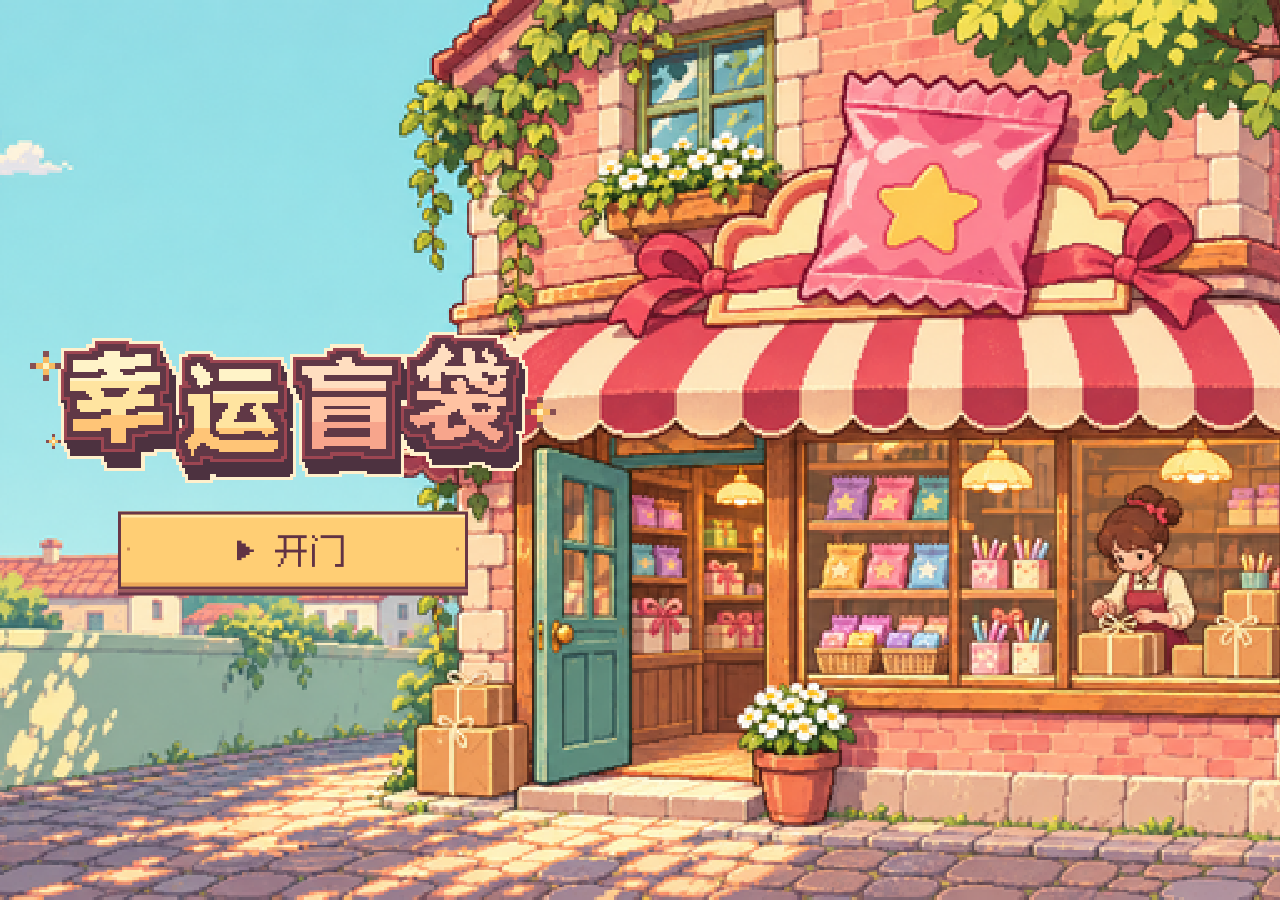
<file: Game/index.html>
<!doctype html>
<html lang="zh-CN"><head>
<meta charset="utf-8"><meta name="viewport" content="width=device-width, initial-scale=1, minimum-scale=1, maximum-scale=1, user-scalable=no, viewport-fit=cover">
<meta name="theme-color" content="#fff2d6">
<title>幸运盲袋</title>
<link rel="icon" href="assets/icon.png"><link rel="stylesheet" href="game.css"><link rel="stylesheet" href="counter.css"><link rel="stylesheet" href="assets/counter/stock-preview.css"><link rel="stylesheet" href="front.css">
<script defer src="levels.js"></script><script defer src="core.js"></script><script defer src="sound.js"></script><script defer src="platform.js"></script><script defer src="icons.js"></script><script defer src="views.js"></script><script defer src="counter.js"></script><script defer src="tutorial.js"></script><script defer src="front.js"></script><script defer src="pixel-text.js"></script><script defer src="game.js"></script>
</head><body><main id="game" aria-label="幸运盲袋"></main><div id="messages" role="status" aria-live="polite"></div></body></html>
</file>
<file: Game/game.css>
@font-face{font-family:"Fusion Pixel";src:url(assets/fonts/fusion-pixel-12.woff2) format("woff2");font-display:block}
:root{--pixel-font:"Fusion Pixel","PingFang SC","Microsoft YaHei",sans-serif}
@charset "UTF-8";
:root {
  color-scheme:light; --ink:#452537; --paper:#fff5df; --cream:#fff9ea; --pink:#f793ab;
  --rose:#964256; --wood:#b87143; --line:#bc8b70; --order-color:#f793ab;
  font:16px/1.45 var(--pixel-font);font-synthesis:none;-webkit-font-smoothing:none;
  color:var(--ink);background:#f1d6b2;
}
*{box-sizing:border-box}html,body{margin:0;width:100%;height:100%;overflow:clip;touch-action:pan-x pan-y}body{min-height:100vh;min-height:100dvh;display:grid;place-items:center;
background-color:#f1d9b8;background-image:linear-gradient(90deg,#cf9a7826 50%,transparent 50%),linear-gradient(#cf9a7826 50%,transparent 50%);background-size:24px 24px}
button,select{font:inherit;color:inherit}button{cursor:pointer;-webkit-tap-highlight-color:transparent;touch-action:manipulation}
button:focus-visible,select:focus-visible{outline:3px solid #207787;outline-offset:2px}button:disabled{opacity:.48;cursor:default}
button{border:0;background:none}p,h1,h2,h3,ol{margin:0}b,strong,h1,h2{font-weight:800}
h1{font-size:1.38rem}h2{font-size:1.13rem}.pixel,.bag-art img,.box-art,.icon{image-rendering:pixelated;user-select:none;-webkit-user-drag:none}
#game{width:min(100%,490px);height:100vh;height:100dvh;max-height:990px;position:relative;isolation:isolate;overflow:hidden;background:var(--paper);box-shadow:0 0 0 2px #633c3f,0 14px 50px #603a343b}
.screen{height:100%;min-height:0;display:flex;flex-direction:column;background:var(--paper);padding-top:env(safe-area-inset-top);padding-bottom:env(safe-area-inset-bottom)}
.scroll{overflow:auto;overscroll-behavior:contain;min-height:0;flex:1;padding:18px 18px 28px;scrollbar-width:thin}
.icon{display:inline-block;vertical-align:middle;object-fit:contain}.btn,.tool,.color-choice,.drawer,.variant,.stock-item,.catalog-item,.album-card,.tab,.setting-row,.drawer-bin{border:2px solid var(--ink);border-radius:5px}
.btn,.tool{display:inline-flex;align-items:center;justify-content:center;gap:8px;min-height:46px;padding:8px 17px;font-weight:800;box-shadow:0 3px 0 var(--ink);text-decoration:none}
.btn:active:not(:disabled),.tool:active,.color-choice:active{transform:translateY(2px);box-shadow:none}
.primary{background:var(--pink);box-shadow:inset 0 3px 0 #ffd2d5,0 4px 0 var(--ink);font-size:1.08rem;min-height:50px}
.secondary,.tool{background:#ffdfa8;box-shadow:inset 0 2px 0 #fff6d7,0 3px 0 var(--ink)}
.tool{width:44px;height:44px;flex:none;min-height:44px;padding:0}.text-btn{font-size:.91rem;font-weight:700;text-decoration:underline;text-underline-offset:3px;color:var(--rose);padding:9px;min-height:44px}
.note,.controls p{color:#755447;font-size:.9rem}.note{margin-top:12px}.nav,.workhead{display:flex;align-items:center;justify-content:space-between;gap:10px;padding:11px 17px;flex:none;background:var(--paper)}
.nav{border-bottom:2px solid var(--ink)}.nav-spacer{width:44px}
.home{overflow:auto}
.ticket{background:var(--cream);border:2px solid #ac755b;box-shadow:2px 3px 0 #bb876652;border-radius:4px;padding:15px}
.ticket-top,.summary-strip{display:flex;align-items:center;justify-content:space-between;gap:10px}.ticket-top small,.ticket-top>span{font-size:.81rem;color:#865e4b;font-weight:700}
.intro{background:#f9deb5;justify-content:center;position:relative}
.chip{display:inline-flex;align-items:center;gap:5px;background:var(--chip);padding:3px 7px;font-size:.88rem;border:1px solid #bc9482;border-radius:3px;white-space:nowrap;font-weight:bold}
.palette{display:grid;grid-template-columns:repeat(3,1fr);gap:9px;margin:12px 0}.color-choice{min-height:53px;display:flex;gap:4px;align-items:center;justify-content:center;background:#fff8e8;border-color:#c09b81;font-size:.92rem;font-weight:750;padding:4px 1px}
.selected,.chosen,.is-selected{outline:3px solid var(--rose);outline-offset:-3px;background:#ffe1ca!important}.palette.compact .color-choice{min-height:44px}
.controls{flex:none;text-align:center;padding:10px 14px 15px;background:var(--paper);border-top:3px solid var(--ink)}
.controls p{margin:0 0 8px;line-height:1.3}.actions{display:flex;align-items:center;justify-content:center;gap:5px;flex-wrap:wrap}.actions>.primary{flex:1 1 55%;max-width:380px}.actions>.note{margin:0}
.workhead small{display:block;font-size:.8rem;color:#895d4c;margin-bottom:2px}.workhead b{display:flex;align-items:center;gap:6px;font-size:1.24rem}.workhead{padding-block:8px}
.meter{display:flex;align-items:center;justify-content:space-between;gap:5px;padding:6px 17px;border-top:1px solid #dbaa83;border-bottom:3px solid var(--ink);font-size:.84rem;font-weight:750}
.stamps{display:flex;gap:4px}.stamps i{width:16px;height:16px;border:1px solid #a78064;background:#fff9e6;border-radius:2px;display:grid;place-items:center}
.desk{background:#d68c5d url(assets/desk.webp) center/100% 100% no-repeat;image-rendering:pixelated;flex:1;min-height:0;position:relative;isolation:isolate;overflow:hidden}
.tray-scene{display:flex;flex-direction:column;align-items:center;justify-content:center;padding:clamp(30px,10vh,90px) 12px 8px}
.tray-title{background:#fff1cf;border:2px solid var(--ink);box-shadow:2px 3px var(--ink);border-radius:3px;text-align:center;padding:6px 20px;line-height:1.35}
.tray-title b,.tray-title small{display:block}.tray-title small{font-size:.78rem;color:#815143}
.tray{margin:10px auto 0;display:flex;flex-wrap:wrap;justify-content:center;align-content:center;gap:7px;width:100%;max-width:410px;min-height:0}
.tray-bag,.used{flex:0 0 30%;min-width:0;min-height:0;display:flex;align-items:center;flex-direction:column;justify-content:center;padding:3px}
.tray-bag small,.used small{background:#fff3d1;border:1px solid #864c4b;padding:0 6px;border-radius:3px;font-size:.75rem;margin-top:2px;color:#5b313c}
.bag-art{display:block;position:relative;width:100%;height:100%}.bag-art>img{display:block;width:100%;height:100%;object-fit:contain}.bag-art i{position:absolute;left:50%;top:54%;transform:translate(-50%,-50%);background:#fff2c9eb;border:2px solid #884d52;border-radius:3px;padding:2px;line-height:0}
.tray-bag .bag-art{height:clamp(54px,13vh,126px)}.tray-bag .bag-art i{padding:1px}.tray-bag .bag-art i img{width:19px;height:19px}.used{background:#ffe7b7bf;align-self:center;min-height:65px;border:2px dashed #926846;border-radius:5px}.used b{font-size:.85rem}
.tear-scene,.reveal-scene{display:grid;place-items:center;touch-action:none}.hero-pouch{width:77%;height:67%;position:relative;margin-top:11%}.base-pouch,.torn-pouch{position:absolute;inset:0}.torn-pouch{clip-path:inset(0 calc(100% - var(--cut)) 54% 0)}
.tear-tab{position:absolute;left:clamp(4%,var(--cut),88%);top:9%;background:#fff4c9;color:#9b4859;line-height:1;border:2px solid var(--ink);padding:2px 4px;transform:rotate(-11deg);box-shadow:2px 2px #7d394a}
.tear-dash{position:absolute;top:18%;left:10%;right:10%;border-top:2px dashed #fff4ca}.hero-pouch .bag-art i{padding:7px}.hero-pouch .bag-art i img{width:48px;height:48px}
.reveal-card{position:absolute;z-index:2;top:22%;width:46%;height:34%;min-height:108px;display:flex;align-items:center;justify-content:center;flex-direction:column;gap:4px;background:#fff2c9;border:3px solid var(--ink);box-shadow:4px 4px 0 #9f6847;transform:rotate(-3deg);animation:cardrise .28s ease-out}
.reveal-card small{color:#8b6752;font-size:.75rem}.reveal-card strong{font-size:1.3rem}.category-sprite{width:50%;height:45%}.category-sprite img{filter:brightness(0) saturate(100%) invert(18%) sepia(12%) saturate(1570%) hue-rotate(277deg)}
.goods{width:100%;height:100%;object-fit:contain;display:block}.reveal-bag{position:absolute;bottom:5%;width:64%;height:45%;z-index:3}.reveal-bag .bag-art i{padding:5px}
@keyframes cardrise{from{translate:0 28px;opacity:.4}}
.shelf{padding:10px 13px 14px;background:#f4d8b9}.slim{padding:6px 10px;display:flex;align-items:center;gap:6px;justify-content:space-between;margin-bottom:8px}.slim>span:first-child{font-size:.78rem;color:#815848}.slim b{margin-right:auto}
.drawers,.variants,.cat-tabs{display:flex;gap:5px;margin-bottom:8px}.drawer{flex:1;min-height:44px;background:#db9b65;border-color:#84573e;font-weight:bold;padding:4px}
.drawer.chosen{background:#f6bb82!important}.shelf-preview{display:grid;grid-template-columns:1fr 1fr;gap:12px;padding:9px 0}
.drawer-bin{height:clamp(80px,15vh,139px);display:flex;flex-direction:column;align-items:center;justify-content:center;background:#ffeaca;border:3px solid #98633f;box-shadow:inset 0 -8px #d09b6c}
.drawer-bin img{height:63%;max-width:75%}.drawer-bin b{font-size:.84rem}
.cat-tabs{margin-block:7px}.tab{min-height:44px;border-color:#a77a64;padding:3px 15px;background:#fff6db;font-weight:bold}
.variants .variant{flex:1;min-height:44px;background:var(--cream);font-size:.83rem;border-color:#bd9781}.stock{display:grid;grid-template-columns:repeat(3,minmax(0,1fr));gap:8px}
.stock-item{padding:6px 3px 4px;background:#fff6df;min-width:0;border-color:#aa7d60;display:flex;flex-direction:column;align-items:center;gap:4px}.stock-item .goods{height:clamp(44px,9vh,92px)}
.pack-scene,.seal-scene{display:flex;align-items:center;justify-content:center;flex-direction:column;padding:3% 8px 5px}
.giftbox{position:relative;aspect-ratio:0.825;width:auto;max-width:100%;height:100%;max-height:100%;isolation:isolate}.box-art{width:100%;height:100%;display:block}.live-box{max-height:84%;max-width:88%}
.box-interior{position:absolute;left:9%;right:9%;top:37%;bottom:8%}.box-slot{position:absolute;padding:1px;border:0;display:grid;place-items:center;color:#975d61;touch-action:none}.box-slot img{max-width:100%;max-height:100%}.box-slot.is-selected{outline:2px dashed var(--ink);outline-offset:0;background:#ffe4c244!important}
.box-slot>.goods,.giftbox>.box-art{position:absolute;inset:0;width:100%;height:100%}
.empty-slot{width:88%;height:88%;display:grid;place-items:center;border:2px dashed #a56062;border-radius:6px;background:#ffd5d142;font-weight:bold;font-size:1.2rem}.photo-box .empty-slot{display:none}
.loose{position:absolute;z-index:3;bottom:1.5%;left:7%;right:7%;height:17%;display:flex;align-items:center;justify-content:center;gap:8px;background:#fff2cde8;border:2px solid #8f5b48;border-radius:4px;padding:3px 8px;touch-action:none}.loose img{width:24%;height:100%}.loose span{font-size:.83rem;font-weight:bold}
.pack-scene:has(.loose) .live-box{height:76%;transform:translateY(-7%)}.dragging{transform:translate(var(--dx),var(--dy)) scale(1.03)!important;pointer-events:none;z-index:9}
.closed-box{position:relative;width:83%;max-height:70%;text-align:center}.closed-box img{width:100%;max-height:46vh;object-fit:contain}.seal-target{position:absolute;left:26%;right:26%;top:51%;background:#fff2c9;border:2px dashed #926652;padding:3px}
.seal-sticker{margin-top:12px;background:#fff3c5;border:2px dashed var(--rose);border-radius:4px;min-height:44px;display:flex;align-items:center;gap:6px;padding:5px 12px;font-weight:bold;touch-action:none}
.summary-strip{background:#ffe6bc;border:2px solid #b18368;border-radius:4px;padding:9px 10px;font-size:.9rem;margin-bottom:12px}.summary-strip span{color:#824b3b}.library{min-height:0}
.catalog-grid{display:grid;grid-template-columns:repeat(3,1fr);gap:8px}.catalog-item{min-width:0;display:flex;flex-direction:column;align-items:center;background:#fff8e9;border-color:#bf977d;padding:7px 3px}.catalog-item img{height:64px}.catalog-item b{font-size:.75rem;margin-top:5px}
.unknown .goods{filter:grayscale(1) brightness(.48);opacity:.55}.detail-art{height:140px}.album-grid{display:grid;grid-template-columns:repeat(2,minmax(0,1fr));gap:10px}.album-card{background:#fff8e9;border-color:#ad856e;padding:7px;display:flex;align-items:center;flex-direction:column;gap:4px}.album-card .photo-box{width:100%;height:auto;aspect-ratio:.825;max-width:160px}.album-card small{font-size:.70rem}
.receipt-photo{height:clamp(145px,30vh,240px);background:url(assets/desk.webp) center 60%/cover;border:2px solid #926444;display:grid;place-items:center;border-radius:4px}.receipt-photo .giftbox{max-height:97%;height:100%}.result-ticket{margin:10px 0 15px}.result-ticket p{margin-top:8px;font-size:.9rem}.numbers{display:flex;gap:30px;margin-top:10px}.numbers>div{display:grid}.numbers small{color:#845949}.numbers b{color:var(--rose);font-size:1.5rem}.numbers i{font-size:.83rem;font-style:normal}
.line{display:flex;align-items:center;gap:8px;border-bottom:1px dashed #ceaa8c;padding:7px 0}.line img{width:41px;height:41px}.line>div{flex:1;display:grid}.line b{font-size:.89rem}.line small{color:#83614d;font-size:.77rem}.line strong{color:var(--rose)}
.empty,.failure{display:grid;align-content:center;justify-items:center;text-align:center;gap:12px;padding:30px 16px}.empty{min-height:45vh}.empty p,.settings p{color:#765647}
.setting-row{width:100%;display:flex;justify-content:space-between;align-items:center;min-height:55px;background:#fff9ed;border-color:#ba947c;padding:8px 12px;margin-bottom:9px}.settings>.btn{display:flex;width:100%;margin:13px 0}.setting-row select{background:#ffedcd;border:1px solid #b18469;padding:4px}
.veil{position:absolute;inset:0;z-index:30;display:grid;align-items:center;justify-items:center;padding:calc(15px + env(safe-area-inset-top)) 15px calc(15px + env(safe-area-inset-bottom));background:#45253585}
.dialog{display:flex;flex-direction:column;gap:9px;background:var(--paper);border:3px solid var(--ink);box-shadow:5px 6px var(--ink);border-radius:5px;width:min(100%,395px);max-height:100%;overflow:auto;padding:14px}
.dialog header{display:flex;align-items:center;justify-content:space-between;margin-bottom:2px}.dialog p{font-size:.9rem;color:#735042}.dialog-body>.btn{flex:none}.dialog .stock-item .goods{height:50px}.guide{padding-left:23px}.guide li{margin:10px 0}.guide p{margin:2px 0}
#messages{pointer-events:none;position:fixed;z-index:90;left:50%;bottom:calc(14px + env(safe-area-inset-bottom));transform:translateX(-50%);max-width:min(92%,440px);width:max-content;background:var(--ink);color:white;font-size:.88rem;padding:9px 13px;border-radius:4px;opacity:0}#messages.show{opacity:1}
.reduced *{animation-duration:.01ms!important;animation-delay:0s!important;transition:none!important}
.receipt-photo{display:flex;align-items:center;justify-content:center;overflow:hidden}
.receipt-photo .photo-box{height:94%;aspect-ratio:395/465;flex:none}
.giftbox{aspect-ratio:395/465}
.shelf{background-color:#f3d9b8;background-image:repeating-linear-gradient(0deg,transparent 0 37px,#c88c6121 38px 40px)}
.stock{padding:9px 6px 12px;border:2px solid #91603f;border-radius:5px;background:#bb8056;box-shadow:inset 0 5px 0 #8b593e,0 4px 0 #7e513a}
.stock-item{box-shadow:0 3px 0 #79553c;background:#fff1d6;border-color:#80583f}
.shelf .stock-item .goods{height:clamp(52px,12vh,104px)}.shelf .stock-item{padding:8px 3px 7px}
#messages{bottom:calc(85px + env(safe-area-inset-bottom))}
@media(min-width:650px) and (min-height:740px){#game{height:min(94dvh,930px);border:3px solid var(--ink);border-radius:8px}}
@media(max-height:640px){.controls{padding:5px 9px 8px}.controls p{font-size:.8rem;margin-bottom:4px}.workhead{padding-block:3px}.tray-title{padding:3px 10px}.tray-bag .bag-art{height:11vh}.tray-scene{padding-top:7vh}.primary{min-height:43px}.meter{padding-block:3px}.nav{padding-block:5px}}
.receipt-line>div{display:flex;align-items:center;justify-content:space-between;gap:8px}
.stock-item small{font-size:.72rem;color:#704739}
.receipt-line{padding:6px 0;border-bottom:1px dashed #bc9575}.receipt-line{padding:9px 0}.receipt-line p,.gift-note{font-size:.82rem;color:#765647}.receipt-line strong{white-space:nowrap;color:var(--rose)}

.controls .drawers{width:100%;margin:0}
</file>
<file: Game/counter.css>
:root{
  --safe-left:env(safe-area-inset-left,0px);--safe-right:env(safe-area-inset-right,0px);
  --safe-top:env(safe-area-inset-top,0px);--safe-bottom:env(safe-area-inset-bottom,0px);
}
.scoop-preference {display:flex; align-items:center; gap:6px; font-size:.9em}
.scoop-tally {font-size:.78em; color:#795c48}
.scoop-current {display:flex; align-items:center; gap:6px; width:100%; min-height:44px; padding:0; text-align:left}
.scoop-current img {width:32px; height:38px; object-fit:contain}
.scoop-current b {font-size:.85em}.scoop-current em {margin-left:auto; font-size:.8em}
.bead-legend-link {display:flex; align-items:center; justify-content:center; gap:5px; border-top:1px dashed #ba9d7e; min-height:35px; font-size:.77em; width:100%}
.scoop-station {position:relative; width:100%; height:100%; display:grid; grid-template-rows:minmax(0,1fr) auto; gap:5px; align-items:end}
.scoop-station .hand-prop {height:100%}
.lucky-bead {
  position:relative; display:inline-grid; place-items:center; flex:none; width:clamp(20px,3.1vw,39px); aspect-ratio:1;
  background:#74505a; border:0;
  clip-path:polygon(0 35%,8% 35%,8% 22%,17% 22%,17% 13%,28% 13%,28% 5%,40% 5%,40% 0,60% 0,60% 5%,72% 5%,72% 13%,83% 13%,83% 22%,92% 22%,92% 35%,100% 35%,100% 65%,92% 65%,92% 78%,83% 78%,83% 87%,72% 87%,72% 95%,60% 95%,60% 100%,40% 100%,40% 95%,28% 95%,28% 87%,17% 87%,17% 78%,8% 78%,8% 65%,0 65%);
}
.lucky-bead::before {content:'';position:absolute;inset:2px;background:var(--bead);clip-path:inherit;box-shadow:inset 2px 2px #fff1cbbb,inset -3px -3px #71365355}
.lucky-bead::after {content:'';position:absolute;left:24%;top:19%;width:15%;height:9%;background:#fff4d8}
.lucky-bead .counter-item {position:relative!important; width:53%!important; height:53%!important; max-width:100%; object-fit:contain; filter:brightness(.5);opacity:.8}
.bead-tray {
  display:flex; flex-wrap:wrap; align-content:center; justify-content:center; gap:clamp(3px,.65vw,8px); padding:clamp(9px,1.3vw,18px);
  width:100%; border:2px solid #b88a61; border-bottom-color:#9b704f;
  border-radius:4px;
  background:linear-gradient(#f6dcb9d9,#f3d5aad9),url(assets/counter/shelf-back.webp) center/150px 90px;
  box-shadow:inset 0 2px #fff0ca,inset 0 4px #c9a279,inset 0 -3px #ffe8be,
    0 3px #c0946e,0 4px #977151,1px 6px 0 #6b452a30;
}
.waiting-tray {min-height:35px; max-height:40%; overflow:auto; pointer-events:auto}
.pour-prop {touch-action:none}
.live-beads {align-self:center; max-height:100%; min-height:0; overflow:auto; align-content:flex-start; pointer-events:auto; scrollbar-width:thin}
.tray-bead {position:relative; padding:4px; min-width:44px; min-height:44px; display:grid; place-items:center}
.bead-goods {display:block; width:clamp(24px,3.2vw,44px); aspect-ratio:1}
.counter-scene[data-camera="near"] .bead-goods {width:clamp(20px,2.3vw,30px)}
.counter-scene[data-camera="near"] .live-beads {padding:6px; gap:4px}
.counter-scene[data-camera="near"] .tray-bead {min-width:32px; min-height:32px; padding:2px}
.bead-goods .counter-item {width:100%; height:100%; object-fit:contain; image-rendering:pixelated}
.bead-pile {position:absolute; left:-2px; top:-2px; z-index:1; display:block; width:clamp(15px,1.9vw,22px); aspect-ratio:1}
.bead-pile .lucky-bead {position:absolute; inset:0; width:100%}
.tray-bead>small {position:absolute; right:-3px; bottom:-2px; font:700 10px/1.1 var(--pixel-font); color:#63493d; background:#fff0c8; padding:1px}
.tray-bead.active {border-radius:6px;background:#fff4d6;box-shadow:inset 0 -2px #d3b68b,0 0 0 1px #b0936e}
.tray-bead.collected::after {content:'✓'; position:absolute; bottom:0; right:0; background:#c8dbaf; color:#365a40; padding:0 2px; font-size:12px; border:1px solid #66794f}
.tray-bead.collected .bead-goods {opacity:.45}
.tray-bead.misfit::after {content:'!'; position:absolute; bottom:0; right:0; background:#f3c4b8; color:#8a3a33; padding:0 4px; font:800 12px/1.2 var(--pixel-font); border:1px solid #9d5148}
.misfit-count {font-style:normal; font-size:.72em; color:#8a3a33; background:#f9d9cf; border:1px solid #c98576; padding:0 4px; white-space:nowrap}
.has-misfit em strong {color:#9d4a3f}
.loaded-spoon {position:relative; width:80%; min-height:75px; flex:1; display:grid; place-items:center; padding-bottom:18px}
.spoon-bowl {position:relative; z-index:1; width:clamp(110px,15vw,190px); aspect-ratio:1.24; background:#d2dee0; border:3px solid #7b8991; box-shadow:inset 3px 3px #f9f0d3,inset -3px -4px #aab6b8; transform:rotate(-7deg); clip-path:polygon(0 32%,6% 32%,6% 17%,16% 17%,16% 7%,31% 7%,31% 0,69% 0,69% 7%,84% 7%,84% 17%,94% 17%,94% 32%,100% 32%,100% 68%,94% 68%,94% 83%,84% 83%,84% 93%,69% 93%,69% 100%,31% 100%,31% 93%,16% 93%,16% 83%,6% 83%,6% 68%,0 68%)}
.spoon-token {position:absolute; display:block; width:clamp(18px,2.7vw,30px); aspect-ratio:1; translate:-50% -50%}
.spoon-token .lucky-bead {width:100%}
.bead-flight {position:fixed; z-index:110; pointer-events:none; image-rendering:pixelated}
.bead-flight>.lucky-bead {width:100%; height:100%}
#game:has(.counter-scene[data-transferring]) .in-game-tutorial {visibility:hidden}
.waiting-tray {max-height:60%;min-height:60px;height:clamp(60px,17dvh,100px)}
.waiting-tray .lucky-bead {width:15px}
.spoon-handle {position:absolute; width:13px; height:55%; left:60%; bottom:45%; background:#ccd5d2; border:3px solid #798891; box-shadow:inset 2px 0 #fbf1d3; transform:rotate(36deg); transform-origin:bottom}
.pour-prop .loaded-spoon {animation:show-scoop .35s steps(5,end)}
@keyframes show-scoop {from{translate:0 12px;rotate:-5deg}}
.counter-scene:is([data-stage="scoop"],[data-stage="drawn"]) .counter-desk {grid-template-columns:25% 37% minmax(0,1fr);gap:3%}
.counter-scene:is([data-stage="scoop"],[data-stage="drawn"]) {--wall-height:48dvh}
.scoop-station .scoop-prop>.physical-prop {max-width:170px}
.bead-rules {display:grid; grid-template-columns:1fr 1fr; gap:10px; overflow:auto}
.bead-rule {display:flex; align-items:center; gap:8px; min-height:48px; border-bottom:1px dashed #c4aa83; font-size:.85em}
.bead-rule>.counter-item {width:35px;height:35px;object-fit:contain}.bead-rule b{margin-left:auto}
.scoop-options {display:flex; gap:8px}.scoop-options button {min-height:44px; flex:1; border:2px solid #a28364; background:#f6e6bf; font-weight:800}
.scoop-options button[aria-pressed="true"] {background:#d1dfb5; border-color:#536e52}
#game:has(> .counter-scene),#game:has(> .shop-front){width:100vw;height:100dvh;max-height:none;border:0;border-radius:0}
.counter-scene,.shop-front{
  --edge:#694837;--parchment:#fff2d4;--leaf:#c4d7a8;--plank:#bc8760;
  color:#4f3440;isolation:isolate;position:relative;overflow:hidden;display:block;padding:0;
}
.counter-scene{--wall-height:56%;background:#d49c70;font-size:clamp(14px,1.4vw,20px);user-select:none;-webkit-user-select:none}
.counter-scene img,.shop-front img{image-rendering:pixelated;-webkit-user-drag:none}
.physical-prop{display:block;width:100%;height:100%;object-fit:contain;pointer-events:none}
.table-surface{position:absolute;left:0;right:0;z-index:-1;image-rendering:pixelated}
.table-surface{top:var(--wall-height);bottom:0;background:#d6a17e url(assets/counter/tabletop.webp) center / 100% 100% no-repeat}
.counter-tools,.shop-utilities{position:absolute;top:max(12px,var(--safe-top));left:max(14px,calc(var(--safe-left) + 5px));display:flex;gap:8px;align-items:center;z-index:4}
.pixel-tool,.utility-label,.stamped{
  display:inline-flex;align-items:center;justify-content:center;gap:6px;background:var(--parchment);border:2px solid var(--edge);
  border-radius:2px;box-shadow:inset 0 -3px #dcc3a3,2px 2px #73503a;padding:4px 10px;font-weight:750;
}
.pixel-tool{width:44px;height:44px;padding:0;font-size:1.5rem}.utility-label{min-height:44px;font-size:.9em}
.counter-desk{position:absolute;z-index:1;left:max(5%,calc(var(--safe-left) + 4px));right:max(5%,calc(var(--safe-right) + 4px));top:calc(var(--wall-height) + 1%);bottom:max(3.5%,calc(var(--safe-bottom) + 4px));display:grid;grid-template-columns:25% 25% minmax(0,1fr);gap:4%;align-items:end;pointer-events:none}
.counter-desk>*{min-width:0;min-height:0}.counter-desk button,.parcel,.dispatch-card{pointer-events:auto}
.counter-note{align-self:center;width:100%;max-width:318px;justify-self:center}
.ticket-paper,.street-ticket,.reply-paper{
  display:flex;flex-direction:column;position:relative;text-align:left;color:#543c39;background:#fff3d8;border:2px solid #966d52;border-radius:1px;
  box-shadow:inset 0 0 0 3px #ffe4bd,3px 3px #bf906b,4px 5px #7f604e;
}
.ticket-paper{width:100%;padding:clamp(8px,1.1vw,18px);gap:.55em;transform:rotate(-2deg)}
.binder{position:absolute;left:36%;top:-7px;width:29%;height:10px;border:2px solid #5d6a58;background:#a9baa0;box-shadow:inset 0 2px #e0e4cb}
.slip-head,.slip-wish,.bag-marks{display:flex;align-items:center}.slip-head{justify-content:space-between;border-bottom:2px dotted #c4a889;padding-bottom:.3em;gap:4px}
.slip-head b{font-size:1.15em}.slip-head small{color:#795f4d;font-size:.78em}
.slip-wish{gap:.45em;min-height:2.7em}.slip-wish>img{width:22%;height:2.8em;object-fit:contain}.slip-wish>span{display:grid;line-height:1.2;min-width:0}.slip-wish strong{font-size:1em}.slip-wish em{margin-left:auto;font:700 .88em/1 monospace}
.bag-marks{border-top:1px dashed #ba9d7e;padding-top:.4em;justify-content:space-between;gap:3px}
.ticket-mark{height:clamp(17px,3.6vh,32px);width:18%;display:grid;place-items:center;position:relative}
.ticket-mark img{height:100%;max-width:100%;object-fit:contain}.ticket-mark:not(.opened){opacity:.45}.ticket-mark.reading{background:#f2dab3}
.ticket-mark.filled::after{content:'✓';position:absolute;right:0;bottom:-.15em;color:#29533e;background:#dfedcd;font:800 .8em/1 var(--pixel-font)}
.completed .slip-wish em{color:#315c45}
.expanded-lines{display:grid}.note-line{display:flex;align-items:center;gap:10px;text-align:left;min-height:44px;padding:5px 2px;border-bottom:1px dashed #ccb393}.note-line>img{width:29px;height:29px;object-fit:contain}.note-line em{margin-left:auto;white-space:nowrap;font-style:normal}.note-line:disabled{opacity:.8}
.hand-space,.parcel-space{height:100%;position:relative;display:grid;align-items:end;justify-items:center;min-height:0;grid-template-rows:minmax(0,1fr)}
.hand-prop{position:relative;width:100%;height:93%;display:flex;align-items:center;justify-content:center;flex-direction:column;gap:3px;padding:0}
.hand-prop>.physical-prop{min-height:0;flex:1}
.prop-tag,.box-action{color:#593e31;background:#ffebc7;border:2px solid #896145;border-radius:1px;padding:.12em .75em;box-shadow:inset 0 -2px #d9b58c,2px 2px #805c45;font-size:.92em;white-space:nowrap}
.scoop-prop.ready::before{content:'';position:absolute;top:12%;right:14%;width:.85em;height:.85em;background:#fff7cf;clip-path:polygon(40% 0,60% 0,60% 30%,70% 30%,70% 40%,100% 40%,100% 60%,70% 60%,70% 70%,60% 70%,60% 100%,40% 100%,40% 70%,30% 70%,30% 60%,0 60%,0 40%,30% 40%,30% 30%,40% 30%);animation:glint 2.2s steps(2,end) infinite}
@keyframes glint{0%,60%,100%{opacity:0}70%,90%{opacity:1}}
.tear-prop{touch-action:none}.pouch{position:relative;display:block;flex:1;min-height:0;width:100%}.pouch-base,.pouch-top{position:absolute;inset:0}.pouch-base{clip-path:inset(17% 0 0)}.pouch-top{clip-path:inset(0 0 82%);translate:calc(var(--cut)*.25) 0}
.tear-track{position:absolute;top:18%;left:24%;right:24%;border-bottom:2px dashed #fff3c9}
.reveal-prop .wrapper{position:absolute;bottom:0;width:83%;height:62%;z-index:1}.drawn-card{position:absolute;top:0;left:27%;width:51%;height:66%;display:grid;place-items:center;padding:4px;background:#fff4d4;border:2px solid #9a7456;transform:rotate(-5deg);animation:draw-card .24s steps(5,end)}
.drawn-card img{width:85%;height:100%;min-height:0;object-fit:contain}.drawn-card b{position:absolute;right:-9%;top:0;font-size:.85em;background:#ffe5ae;border:1px solid #987052;padding:0 3px}
@keyframes draw-card{from{translate:0 24%}}
.parcel-space{container:parcel-station / size}.parcel{position:relative;width:min(100%,114cqh);height:auto;aspect-ratio:205/179;align-self:end}
.parcel.sealed{aspect-ratio:205/168;width:min(100%,122cqh)}
.parcel .dispatch-card{position:absolute;z-index:1;left:12%;top:16%;width:32%;font-size:clamp(8px,1.15vw,14px);padding:.3em .45em;transform:rotate(-4deg);border-width:2px}
.parcel .dispatch-card>small:last-child{display:none}.parcel>.physical-prop{position:absolute;inset:0}
/* Both masks follow the existing 205 × 179 open-box sprite. */
.parcel-content{position:absolute;inset:0;z-index:1;clip-path:polygon(1% 69%,28% 33%,96% 42%,96% 57%,82% 94%,1% 89%)}
.parcel .tissue{inset:40% 11% 17% 10%;position:absolute}
.parcel>.parcel-rim{z-index:2;clip-path:polygon(0 69%,81% 82%,96% 48%,100% 48%,100% 100%,0 100%)}
.parcel-item img{transform:rotate(var(--tilt,0deg))}
.parcel .parcel-gift{z-index:104}

.parcel-item,.parcel-gift{position:absolute;padding:0;touch-action:none;transform:translate(-50%,-50%);width:25%;height:48%;opacity:1!important}.parcel-gift{transform:none;bottom:0;width:20%;height:40%;background:#ffe8c6;border:1px dashed #ad8069}
.counter-item{width:100%;height:100%;object-fit:contain;pointer-events:none}
.parcel-item.misfit{outline:2px dashed #c0574b;outline-offset:-2px;background:#f9d9cf99}
.parcel-item.lifted img,.parcel-gift.lifted img,.rack-slot.lifted img,.rack-slot.lifted .rack-preview{opacity:.25}
.parcel.drop-hover{filter:drop-shadow(0 0 2px #fff2ae)}
.box-action{position:absolute;z-index:2;bottom:1%;left:50%;transform:translateX(-50%);background:#d6e5bc;border-color:#668562;color:#2e503a;box-shadow:inset 0 -3px #abc292,2px 2px #637654;min-height:44px;font-weight:800;padding:0 1.1em}
.postage-sticker,.dispatch-card{align-self:center;display:grid;justify-items:center;gap:.3em;background:#fff4d7;border:3px dashed #bd886b;padding:.6em 1em;text-align:center;transform:rotate(-5deg)}
.postage-sticker{touch-action:none}.dispatch-card{gap:0}.dispatch-card small{font-size:.7em}.barcode{width:100%;height:.6em;margin:.4em 0;background:repeating-linear-gradient(90deg,#6c584b 0 2px,transparent 2px 4px,#6c584b 4px 5px,transparent 5px 7px)}
.stock-flight{position:fixed;z-index:99;pointer-events:none;object-fit:contain;image-rendering:pixelated}
.reduced *,.reduced *::before,.reduced *::after{animation-duration:.001ms!important;animation-iteration-count:1!important;transition:none!important}
@media(orientation:landscape){
  #game{width:100vw;height:100dvh;max-height:none;border:0;border-radius:0}
  .library>.scroll,.library>.controls,.library>.nav{padding-left:max(5%,var(--safe-left));padding-right:max(5%,var(--safe-right))}
  .library>.nav{padding-top:max(5px,var(--safe-top))}.library>.controls{padding-bottom:max(6px,var(--safe-bottom))}
  .dialog{max-height:90dvh}.library .controls .btn{background:#d6e3bd}
}
@media(orientation:landscape) and (max-height:500px){
  .counter-scene{--wall-height:55%;font-size:clamp(12px,3.45dvh,16px)}
  .counter-desk{left:max(4%,var(--safe-left));right:max(4%,var(--safe-right));bottom:max(3%,var(--safe-bottom));grid-template-columns:25% 23% minmax(0,1fr)}
  .ticket-paper{gap:.25em;padding:7px 9px}
  .counter-tools{top:max(5px,var(--safe-top));left:max(6px,var(--safe-left));gap:5px}
}
@media(orientation:portrait){
  .counter-scene{--wall-height:49%;font-size:14px}
  .counter-desk{top:51%;bottom:max(3%,var(--safe-bottom));left:4%;right:4%;grid-template-columns:38% 1fr;grid-template-rows:45% 52%;gap:3%}
  .counter-note{grid-area:1/1/2/3;align-self:start;width:min(75%,290px)}.ticket-paper{gap:3px}.slip-wish>img{height:30px;width:30px}
  .hand-space{grid-area:2/1}.parcel-space{grid-area:2/2}
  .counter-tools{left:max(4%,var(--safe-left));top:max(6px,var(--safe-top))}
}

/* The front counter, the incoming order and the customer's reply share one pixel shop. */
.shop-front{background:#ab6c4c url(assets/shop.webp) center 56% / cover no-repeat;image-rendering:pixelated;--edge:#714833}
.shop-front .tool{background:#fff0cd;color:#5a3740;box-shadow:inset 0 -3px #dabc8c,2px 2px var(--edge);border:2px solid var(--edge);border-radius:2px}
.street-ticket,.reply-paper{position:absolute;right:max(6%,calc(var(--safe-right) + 6px));width:clamp(270px,36vw,460px);padding:clamp(14px,2.1vw,30px);gap:clamp(8px,1.8vh,16px);font-size:clamp(15px,1.4vw,21px)}
.street-ticket .binder{height:14px;top:-10px}
.letter-head,.letter-foot,.reply-totals,.wish-stamps{display:flex;align-items:center}
.letter-head{justify-content:space-between;border-bottom:2px dotted #bb9a73;padding-bottom:.45em;color:#76533f;font-size:.86em}.letter-head small{font-size:.93em}
.reply-paper h1{font-size:clamp(20px,2.5vw,36px);line-height:1.3}
.street-ticket>p{color:#674a3e;line-height:1.55}.street-ticket .primary,.reply-paper .primary{border:2px solid #78513d;border-radius:1px;background:#dbe4b8;box-shadow:inset 0 -3px #acbe8f,2px 2px #79563d;color:#334936;min-height:44px}
.letter-foot{justify-content:space-between;gap:10px;border-top:1px dashed #b99c7f;padding-top:.55em;font-size:.9em}.letter-foot .primary{min-width:42%}
.order-letter{top:50%;transform:translateY(-44%);max-height:calc(100% - max(20px,var(--safe-top)) - max(22px,var(--safe-bottom)));overflow:auto}
.customer-voice{line-height:1.6;color:#63483a}.wish-stamps{justify-content:space-between;gap:2px}.wish-stamp{flex:1;min-width:0;min-height:44px;padding:0;border:1px dashed #b89c7b}.wish-stamp[aria-pressed="true"]{background:#ffe3ac;border:2px solid #826245}
.delivery-front{background-image:url(assets/counter/studio.webp)}.delivery-photo{position:absolute;left:4%;width:43%;top:19%;bottom:6%;display:grid;place-items:end center;container-type:size}
.delivery-photo>.parcel{width:min(100%,114cqh)}.paired-parcels{display:flex;width:100%;gap:6px}.paired-parcels figure{margin:0;width:50%;text-align:center}.paired-parcels .parcel{width:100%}.paired-parcels figcaption{background:#fff0d2;font-size:.85em}
.reply-paper{top:max(7%,var(--safe-top));bottom:max(7%,var(--safe-bottom));width:43%;padding:clamp(13px,1.7vw,26px);gap:5px}
.reply-scroll{padding:1px 4px 6px 0}.reply-scroll h1{margin:.55em 0 .3em}.reply-totals{justify-content:space-between;gap:4px;background:#f6e4be;padding:.55em .5em;margin:.7em 0;font-size:.86em}.reply-totals b{color:#73523b}
.album-card>.parcel{aspect-ratio:205/179;width:min(100%,180px)}.album-card .parcel img{image-rendering:pixelated}
#game:has(> .library){background:#bc946c url(assets/counter/studio.webp) center/cover no-repeat}
.library{width:min(100%,920px);margin:auto;background:#fff2da}.library .nav,.library .controls{background:#f8e8ce}.library .nav{border-bottom:2px solid #99765a}.library .controls{border-top:2px solid #b5906c}
.library .scroll{background-color:#fff4de}.dialog{border-color:#795741;background:#fff1d6;box-shadow:4px 4px #755642;border-radius:2px}
@media(orientation:landscape){
  #game:has(> .library){padding:max(2.5dvh,var(--safe-top)) max(3vw,var(--safe-right)) max(2.5dvh,var(--safe-bottom)) max(3vw,var(--safe-left))}
  .library{border:3px solid #896a50;box-shadow:4px 4px 0 #775941}.library>.scroll,.library>.nav,.library>.controls{padding-left:clamp(12px,2.5vw,32px);padding-right:clamp(12px,2.5vw,32px)}
}
@media(orientation:landscape) and (max-height:500px){
  .street-ticket{width:39%;padding:11px 15px;gap:6px}
  .shop-front .shop-utilities{top:max(5px,var(--safe-top))}.order-letter{width:max(43%,285px);transform:translateY(-47%)}
  .reply-paper{top:max(4%,var(--safe-top));bottom:max(4%,var(--safe-bottom));right:max(4%,var(--safe-right));width:45%}
}
@media(orientation:portrait){
  .shop-front{background-position:44% center}
  .street-ticket{width:min(86%,390px);right:7%;font-size:16px}
  .order-letter{top:53%}.delivery-photo{left:20%;right:20%;width:auto;top:5%;bottom:64%}.reply-paper{left:5%;right:5%;width:auto;top:40%;bottom:max(4%,var(--safe-bottom))}
}

.ticket-mark{display:flex;align-items:center;justify-content:center;overflow:hidden;min-height:0}
.ticket-mark img{width:auto;height:auto;max-width:100%;max-height:100%;min-height:0}
.ticket-mark .icon{width:1.35em;height:1.35em}
.stamping .ticket-mark.reading::after{animation:ink-stamp .3s steps(3,end)}@keyframes ink-stamp{from{transform:scale(1.65)}}

/* The camera looks at a single piece of furniture. The four bays never change address. */
.counter-scene{--wall-height:65dvh;--near-height:78dvh;--canopy-height:max(46px,calc(var(--wall-height) * .09))}
[data-camera="wide"] .rack-back{display:none}
[data-camera="near"] .table-surface{top:var(--near-height)}
.stockroom{position:absolute;inset:0 0 auto;height:var(--near-height);overflow:hidden;pointer-events:none;image-rendering:pixelated;isolation:isolate}
.shop-canopy{position:absolute;inset:0 0 auto;z-index:1;height:var(--canopy-height);background:#a78282 url(assets/counter/studio.webp) center 2% / 100% auto no-repeat}
.aisle-window{position:absolute;inset:0;overflow:hidden}
.shelf-world{position:absolute;left:0;top:var(--canopy-height);pointer-events:auto;transform:translateZ(0);width:100%;height:calc(var(--wall-height) - var(--canopy-height));display:grid;grid-template-columns:repeat(4,minmax(0,1fr));grid-template-rows:minmax(0,1fr)}
.shelf-bay:nth-child(1){grid-area:1/1}.shelf-bay:nth-child(2){grid-area:1/2}
.shelf-bay:nth-child(3){grid-area:1/3}.shelf-bay:nth-child(4){grid-area:1/4}
.shelf-bay.bay-detail{position:absolute;inset:max(48px,calc(var(--safe-top) + 48px)) 0 0;z-index:2}
.bay-detail.inspected{pointer-events:auto}
.shelf-bay.bay-detail[hidden]{display:none}
.bay-detail[inert]{pointer-events:none}
.shelf-bay.camera-moving{z-index:3;will-change:transform}
.shelf-bay{position:relative;transform-origin:0 0;contain:layout paint;min-width:0;min-height:0;display:flex;flex-direction:column;isolation:isolate;background:#965f41 url(assets/counter/shelf-back.webp) center / 200px 130px}
.cabinet-crown{height:12%;flex:none;background:url(assets/counter/cabinet-crown.webp) center / 100% 100% no-repeat}
.shelf-bay::before,.shelf-bay::after{content:'';position:absolute;z-index:1;top:8%;bottom:0;width:3.3%;background:url(assets/counter/cabinet-post.webp) center / 100% 100% no-repeat;pointer-events:none}
.shelf-bay::before{left:0}.shelf-bay::after{right:0}
.bay-stock{flex:1;min-height:0;display:grid;grid-template-columns:repeat(2,minmax(0,1fr));grid-template-rows:repeat(4,minmax(0,1fr));padding:0 3%;overflow:hidden}
.stock-cubby{position:relative;min-width:0;min-height:0;display:flex;flex-direction:column;box-shadow:inset 1px 3px 2px #6c412855}
.stock-cubby:nth-child(2n){border-left:2px solid #b8875e}
.cubby-stock{position:relative;isolation:isolate;min-height:0;flex:1;display:flex;align-items:stretch;justify-content:space-evenly;padding:0 2%}
.shelf-edge,.cabinet-base{background:#bf8966 url(assets/counter/shelf-lip.webp) center / 160px 100% repeat-x}
.shelf-edge{height:13%;min-height:3px;border-top:1px solid #e7bb86;border-bottom:2px solid #81533b}
.cabinet-base{position:relative;display:grid;place-items:center;flex:none;height:9%;min-height:18px;border-bottom:3px solid #79513e}
.cabinet-base span{padding:0 .75em;color:#634430;background:#fbe1b5;border:1px solid #996d50;box-shadow:1px 1px #956748;font-size:clamp(11px,1.15vw,17px);font-weight:750;line-height:1.2}
.bay-hit{touch-action:none;position:absolute;z-index:2;inset:0;width:100%;height:100%;padding:0;background:transparent;outline-offset:-5px}
.bay-hit:focus-visible{outline:3px solid #fff4c6;box-shadow:inset 0 0 0 6px #8a7554}
.rack-slot{position:relative;flex:1;min-width:0;min-height:0;display:grid;place-items:end center;padding:0;border:0;background:none}
.rack-slot img{width:90%;height:89%;position:absolute;bottom:1%;object-fit:contain;object-position:center bottom}
.shelf-world .rack-slot{container-type:size;--column:0}
.shelf-world .rack-slot:nth-child(2){--column:1}.shelf-world .rack-slot:nth-child(3){--column:2}
.shelf-world .rack-slot:nth-child(4){--column:3}.shelf-world .rack-slot:nth-child(5){--column:4}
.shelf-world .rack-slot:nth-child(6){--column:5}
.rack-preview{position:absolute;bottom:1%;width:min(114cqw,calc(89cqh * var(--ratio)));aspect-ratio:var(--ratio);background:url(assets/counter/stock-preview.webp) no-repeat;background-size:var(--sheet-size);background-position:calc(var(--step-x) * var(--column)) var(--sheet-y)}
.rack-preview.on-rail{bottom:5%;width:min(85cqw,calc(84cqh * var(--ratio)))}
.rack-preview.twisted{clip-path:inset(14% 0 0);scale:.85 1}
.rack-slot.sold-out img,.rack-slot.sold-out .rack-preview,.off-sale .rack-slot small{display:none}
.mounted-stock::before{content:'';position:absolute;left:2%;right:2%;top:42%;height:14%;background:linear-gradient(#ead0c1 0 25%,#c59aa5 25% 73%,#936e79 73%);border:1px solid #a77e85;border-radius:5px}
.cubby-stock .mounted-item{height:84%;width:85%;bottom:5%}.mounted-item.twist{clip-path:inset(14% 0 0);scale:.85 1}
.pegs .cubby-stock::before{content:'';position:absolute;top:15%;left:4%;right:4%;height:3px;background:#d3a55e;box-shadow:0 1px #73523b}
.holes .cubby-stock::after{content:'';position:absolute;z-index:1;pointer-events:none;left:3%;right:3%;bottom:0;height:16%;background:#c4dadc4a;border:1px solid #c0d2c28c}
.stock-cubby.off-sale :is(.counter-item,.rack-preview){opacity:.32}
.rack-slot{touch-action:none}.rack-slot:disabled{opacity:1}.rack-slot:enabled:active img{translate:0 -3%}
.rack-slot small{position:absolute;bottom:0;right:0;z-index:2;background:#fff0cd;color:#634936;border:1px solid #af8965;padding:0 2px;font:700 clamp(10px,1.1vw,14px)/1.15 var(--pixel-font);opacity:0}
.rack-slot small.count-changed,.rack-slot:focus-visible small{opacity:1}
@media(hover:hover){.rack-slot:hover small{opacity:1}}
.stock-flight.held{z-index:100}

/* The cloth and the wood occupy separate surfaces, including in the sample book. */
[data-desk="walnut"] .table-surface{background-color:#926c55;background-blend-mode:multiply}
[data-desk="milk"] .table-surface{background-color:#e2daca;background-blend-mode:luminosity}
.counter-scene:is([data-desk="walnut"],[data-desk="milk"]) .table-surface::before{
  content:"";position:absolute;inset:0;background:url(assets/counter/tabletop.webp) center/100% 100%;
  clip-path:polygon(23.4% 8.6%,76% 8.6%,76.7% 11%,81.5% 68%,81.4% 71%,80.6% 73%,19.3% 73%,18.3% 69%,18.4% 66%,22.9% 12%)
}
:is([data-cloth="tide"],[data-cloth="berry"]) .table-surface::after{
  content:"";position:absolute;inset:0;
  clip-path:polygon(24.2% 12%,75.7% 12%,80.4% 68.4%,19.5% 68.4%);
  box-shadow:inset 0 0 0 2px #9d8669
}
.chip-tide,[data-cloth="tide"] .table-surface::after{
  background-color:#e2e5cc;background-image:repeating-linear-gradient(90deg,#84aba4 0 7px,#b3c9b5 7px 10px,transparent 10px 18px,#769d98 18px 20px,transparent 20px 28px),repeating-linear-gradient(0deg,transparent 0 5px,#f8f0d644 5px 7px)
}
.chip-berry,[data-cloth="berry"] .table-surface::after{
  background-color:#d99caa;
  background-image:conic-gradient(from 270deg at 4px 4px,#fff1d3 90deg,transparent 0),conic-gradient(from 270deg at 4px 4px,#fff1d3 90deg,transparent 0),conic-gradient(from 270deg at 4px 4px,#a75f73 90deg,transparent 0),conic-gradient(from 270deg at 4px 4px,#84946b 90deg,transparent 0),repeating-linear-gradient(0deg,transparent 0 6px,#f7c9ca44 6px 7px);
  background-size:24px 24px;background-position:4px 4px,8px 8px,8px 4px,12px 0,0 0
}
[data-rack="sage"]{--cabinet-wash:#94b4ab;--cabinet-tint:grayscale(.89) sepia(.35) hue-rotate(92deg) saturate(.9);--cabinet-grain:repeating-linear-gradient(90deg,transparent 0 34px,#47645644 34px 36px)}
[data-rack="cherry"]{--cabinet-wash:#ac7471;--cabinet-tint:sepia(.32) hue-rotate(327deg) saturate(.94) brightness(.82);--cabinet-grain:repeating-linear-gradient(0deg,transparent 0 27px,#643b4533 27px 29px)}
:is([data-rack="sage"],[data-rack="cherry"]) .shelf-bay{
  background-color:var(--cabinet-wash);background-image:var(--cabinet-grain),url(assets/counter/shelf-back.webp);background-blend-mode:normal,luminosity
}
:is([data-rack="sage"],[data-rack="cherry"]) :is(.shelf-edge,.cabinet-crown,.cabinet-base){filter:var(--cabinet-tint)}
:is([data-rack="sage"],[data-rack="cherry"]) .shelf-bay::before,:is([data-rack="sage"],[data-rack="cherry"]) .shelf-bay::after{filter:var(--cabinet-tint)}
[data-rack="cherry"] .cabinet-base span{background:#e2bd77;border-color:#775333;box-shadow:inset 1px 1px #f8dda0,1px 2px #6b4838}
[data-rack="cherry"] .cabinet-base::before,[data-rack="cherry"] .cabinet-base::after{
  content:"";position:absolute;top:2px;bottom:2px;width:8px;border:2px solid #7c593a;background:#cc9a5e;box-shadow:inset 2px 2px #f0cc86
}
[data-rack="cherry"] .cabinet-base::before{left:3%}[data-rack="cherry"] .cabinet-base::after{right:3%}
.vacant .cubby-stock{box-shadow:inset 0 2px #5537222e;background:repeating-linear-gradient(90deg,#c9a27813 0 2px,transparent 2px 32px);display:flex;align-items:flex-end;justify-content:space-around;padding:0 8% 2px}
/* Sealed stock crates fill the rows that have not had goods delivered yet. */
.awaiting-crate{display:block;width:min(34%,90px);height:min(62%,52px);background:linear-gradient(90deg,transparent 44%,#d9c08f 44% 56%,transparent 56%),linear-gradient(#c99a68,#b9875a);border:3px solid #7c5639;box-shadow:inset 0 3px #e3b886,inset 0 -3px #94683f,2px 2px #5d3e2a55;opacity:.82}
.awaiting-crate:nth-child(2){height:min(48%,40px);opacity:.7}
.receipt-till{min-height:40px;padding:0 6px;border:1px solid #b79a68;background:#ffedc7;box-shadow:1px 2px #ac9068}
.receipt-sample{display:flex;align-items:center;gap:5px;border-top:1px dashed #bd9c71;padding:3px 0;color:#674937;font-size:.88em}
.receipt-sample i{width:18px;height:12px;border:1px solid #967251;flex:none;image-rendering:pixelated}
.arrival-slip{display:flex;align-items:center;gap:9px;padding:5px 8px;margin:.4em 0;border-block:1px dashed #ad9981;background:#efe8cc}
.arrival-slip img{width:35px;height:35px;object-fit:contain}.arrival-slip span{display:grid}.arrival-slip small{color:#725c47}
.showroom .finish-book{position:absolute;z-index:4;right:max(3%,var(--safe-right));bottom:max(3%,var(--safe-bottom));width:min(43%,410px);padding:8px 12px;background:#fff0d3;border:2px solid #856448;box-shadow:inset 3px 0 #dcbe96,3px 4px #75563f}
.finish-tabs,.finish-samples,.finish-checkout{display:flex;align-items:center;gap:5px}.finish-tabs{border-bottom:1px dashed #b89977}
.finish-tab{flex:1;min-height:36px;font-weight:700}.finish-tab[aria-pressed="true"]{box-shadow:inset 0 -3px #8b6245}
.finish-samples{padding:5px 0}.finish-swatch{flex:1;min-width:0;display:grid;justify-items:center;gap:3px;font-size:.82rem;padding:3px}
.finish-chip{width:88%;height:clamp(14px,3.5vh,32px);border:2px solid #977654;box-shadow:1px 1px #c6aa89;image-rendering:pixelated}
.finish-swatch[aria-pressed="true"]{position:relative;background:#e6cfab44;border-radius:5px}
.finish-swatch[aria-pressed="true"]::after{
  content:'';position:absolute;top:0;right:0;width:15px;height:15px;background:#648368;
  border:1px solid #516d55;border-radius:50%;box-shadow:inset 0 0 0 1px #bbca9e;pointer-events:none
}
.finish-swatch[aria-pressed="true"]::before{
  content:'';position:absolute;z-index:1;right:4px;top:5px;width:7px;height:3px;
  border:solid #fff4d7;border-width:0 0 2px 2px;transform:rotate(-45deg);pointer-events:none
}
.finish-sleeve{color:#715944}
.sleeve-paper{position:relative;background:#e6cdae;border-color:#b49a79;box-shadow:inset 0 3px #f2e0c4,1px 1px #cfb695}
.sleeve-paper::after{content:"";position:absolute;width:10px;height:6px;top:2px;left:calc(50% - 5px);background:#b78061;box-shadow:inset 2px 2px #d9a17b}
.chip-maple,.chip-walnut,.chip-milk,.chip-beech,.chip-cherry,.chip-sage{background:#cd9970 url(assets/counter/shelf-lip.webp) center/cover}
.chip-walnut{background-color:#926c55;background-blend-mode:multiply}.chip-milk{background-color:#e2daca;background-blend-mode:luminosity}
.chip-sage{background-color:#94b4ab;background-blend-mode:luminosity}.chip-cherry{background-color:#ac7471;background-blend-mode:multiply}
.chip-gingham{background-color:#f6ead1;background-image:repeating-linear-gradient(90deg,#9b987959 0 6px,transparent 6px 12px),repeating-linear-gradient(0deg,#9b987959 0 6px,transparent 6px 12px)}
.finish-checkout{justify-content:space-between;border-top:1px dashed #b89977;padding-top:5px}.finish-checkout span{display:flex;align-items:center;gap:4px}.finish-checkout .btn{min-height:40px;font-size:.9rem}
.finish-checkout .primary{background:#dbe4b8;border-color:#78513d;border-radius:2px;color:#354a37;box-shadow:inset 0 -3px #adbf93,2px 2px #79563d}
@media(orientation:portrait){.showroom .finish-book{width:min(92%,410px);right:4%}}
[data-camera="near"] .shop-canopy{height:max(48px,calc(var(--safe-top) + 48px));background-size:220% auto;background-position:var(--canopy-x,0%) 5%}
.shelf-bay.bay-detail{padding-inline:max(1.2vw,var(--safe-left)) max(1.2vw,var(--safe-right))}
.bay-detail .cabinet-crown{position:absolute;inset:0;z-index:-1;height:100%;background:transparent}
.shelf-bay.bay-detail::before,.shelf-bay.bay-detail::after{top:0;width:max(1.2%,var(--safe-left))}
.bay-detail .bay-stock{padding:0;grid-template-rows:repeat(4,minmax(44px,1fr));overflow-y:auto;overscroll-behavior:contain}
.bay-detail .cabinet-base{height:6%;min-height:16px}
[data-camera="near"] .counter-desk{grid-template-columns:30% 20% minmax(0,1fr);top:calc(var(--near-height) + 1%);bottom:max(2%,var(--safe-bottom))}
[data-camera="near"] .ticket-paper{gap:0;padding:4px 8px;pointer-events:auto}
[data-camera="near"] .slip-head{padding:0}[data-camera="near"] .bag-marks{display:none}
[data-camera="near"] .scoop-prop,[data-camera="near"] .reveal-prop{display:none}
[data-camera="near"] .counter-note{align-self:center}
.postage-sticker small{font-size:.74em}
@media(orientation:landscape) and (max-height:500px){
 .counter-scene{--wall-height:62dvh;--near-height:76dvh}
 .counter-tools{top:max(2px,var(--safe-top))}
 [data-camera="near"] .postage-sticker{padding:2px 6px;gap:0}[data-camera="near"] .postage-sticker img{width:20px;height:20px}
}
@media(orientation:portrait){
 .counter-scene{--wall-height:57dvh;--near-height:75dvh;--canopy-height:max(53px,calc(var(--safe-top) + 48px))}
 [data-camera="wide"] .counter-desk{top:calc(var(--wall-height) + 1%)}
 .shop-canopy{height:max(53px,calc(var(--safe-top) + 48px))}
 .shelf-world{grid-template-columns:repeat(2,minmax(0,1fr));grid-template-rows:repeat(2,minmax(0,1fr))}
 .shelf-bay:nth-child(3){grid-area:2/1}.shelf-bay:nth-child(4){grid-area:2/2}
 .bay-detail .bay-stock{grid-template-columns:1fr;grid-template-rows:none;grid-auto-rows:minmax(49px,1fr)}
 .shelf-bay.bay-detail{padding-inline:4%}
 [data-camera="near"] .counter-desk{grid-template-rows:minmax(0,1fr);grid-template-columns:40% 12% minmax(0,1fr);gap:3%}
 [data-camera="near"] .counter-note,[data-camera="near"] .hand-space,[data-camera="near"] .parcel-space{grid-area:auto}
 [data-camera="near"] .hand-space{justify-self:start}
}

.ticket-summary{display:flex;flex-direction:column;gap:inherit;width:100%;padding:0;text-align:left}
.ticket-tabs{display:none}
.note-line[aria-current],.ticket-tab[aria-current]{background:#f2dab3;box-shadow:inset 3px 0 #785634}
@media(orientation:landscape) and (min-width:1024px) and (min-height:620px){
  .ticket-paper .bag-marks{display:none}
  .ticket-tabs{display:grid;grid-template-columns:repeat(5,minmax(0,1fr));border-top:1px dashed #ba9d7e}
  .ticket-tab{display:grid;place-items:center;min-height:44px;padding:2px 0}
  .ticket-tab img{width:23px;height:23px;object-fit:contain}
  .ticket-tab em{font:700 12px/1.1 var(--pixel-font)}
  .counter-note{min-width:240px}
}

.in-game-tutorial {position:absolute; inset:0; z-index:8; pointer-events:none; color:#fff5d8}
.tutorial-caption {
  position:absolute; max-width:min(64%,420px); padding:5px 10px 6px; background:#fff0c8; color:#5b3f31;
  border:2px solid #7a5641; box-shadow:2px 2px #7a5641;
}
.tutorial-caption[hidden] {display:none}
.tutorial-caption p {margin:0; font-size:clamp(13px,1.5vw,17px); line-height:1.3; font-weight:700; letter-spacing:.02em; white-space:nowrap}
.tutorial-caption::after {content:''; position:absolute; width:6px; height:6px; background:#fff0c8; border:solid #7a5641; border-width:0 2px 2px 0}
.tutorial-caption[data-side="above"]::after {left:var(--tip); bottom:-5px; transform:translateX(-50%) rotate(45deg)}
.tutorial-caption[data-side="below"]::after {left:var(--tip); top:-5px; transform:translateX(-50%) rotate(225deg)}
.tutorial-caption[data-side="right"]::after {top:var(--tip); left:-5px; transform:translateY(-50%) rotate(135deg)}
.tutorial-caption[data-side="left"]::after {top:var(--tip); right:-5px; transform:translateY(-50%) rotate(-45deg)}
.tutorial-halo {
  position:absolute; transform:translate(-50%,-50%); border:2px solid #fff5b8; border-radius:50%;
  box-shadow:0 0 0 3px #ffd36e66; animation:guide-halo 1.9s ease-out infinite;
}
.gesture-demo {position:absolute; width:0; height:0; animation:guide-tap 1.9s ease-in-out infinite}
.gesture-hand {position:absolute; left:-9px; top:-4px; width:40px; height:50px; max-width:none; filter:drop-shadow(1px 2px 0 #4b283d88)}
.tap-ripple {position:absolute; left:-7px; top:-7px; width:14px; height:14px; border:2px solid #fff3b5; border-radius:50%; animation:guide-ripple 1.9s ease-out infinite}
.gesture-goods {position:absolute; width:38px; height:38px; object-fit:contain; left:-19px; top:-19px; opacity:.85}
.gesture-goods[hidden] {display:none}
[data-demo="drag"] .gesture-demo,[data-demo="swipe"] .gesture-demo {animation:guide-travel 2.6s ease-in-out infinite}
[data-demo="drag"] .tap-ripple,[data-demo="swipe"] .tap-ripple {display:none}
[data-demo="drag"] .gesture-hand {left:-3px; top:3px}
.in-game-tutorial.performing .gesture-demo,.in-game-tutorial.performing .tutorial-halo {opacity:0; animation-play-state:paused}
@keyframes guide-tap {0%,40%,100%{transform:translate(4px,6px)}20%,28%{transform:translate(0,0)}}
@keyframes guide-ripple {0%,12%,55%,100%{opacity:0;transform:scale(.6)}22%{opacity:1;transform:scale(1)}45%{opacity:0;transform:scale(2.7)}}
@keyframes guide-halo {0%,100%{opacity:.4;scale:.94}40%{opacity:.9;scale:1.08}}
@keyframes guide-travel {
  0%,12%{opacity:0;transform:translate(0,0)}
  20%,28%{opacity:1;transform:translate(0,0)}
  72%,82%{opacity:1;transform:translate(var(--travel-x),var(--travel-y))}
  92%,100%{opacity:0;transform:translate(var(--travel-x),var(--travel-y))}
}
@media (prefers-reduced-motion:reduce) {
  .in-game-tutorial * {animation:none!important}
  .in-game-tutorial .tap-ripple {display:none}
}

/* The incoming order and the working slip belong to the same stationery set. */
.scoop-order-letter {
  width:clamp(300px,36vw,460px); padding:0 20px 18px; gap:0; border:0; border-radius:0;
  background:#fff5df; box-shadow:0 0 0 3px #e5be8f,0 0 0 6px #76513d,5px 8px #4d3832;
  transform:translateY(-50%); overflow:visible;
}
.scoop-order-letter .binder {z-index:1; top:-12px; height:13px; width:24%; left:38%; border-radius:0}
.order-stub {margin:0 -20px; padding:13px 18px 11px; background:#49675b; color:#fff0cd; display:flex; align-items:center; justify-content:space-between; gap:12px; box-shadow:inset 0 3px #92a183,inset 0 -3px #354e44}
.order-stub>span {display:flex; align-items:center; gap:6px; font-size:clamp(12px,1.15vw,16px)}
.order-stub h1 {font-size:clamp(16px,1.55vw,22px); color:inherit; margin:0; white-space:nowrap}
.order-specification {display:grid; grid-template-columns:minmax(0,1.35fr) minmax(88px,1fr); align-items:center; padding:21px 0 15px; gap:12px}
.order-scoops {display:flex; align-items:center; justify-content:center; gap:6px}
.order-scoops>.icon {width:clamp(45px,5vw,68px); height:clamp(45px,5vw,68px); flex:none}
.order-scoops>span {display:flex; align-items:baseline; gap:5px; color:#653e44}
.order-scoops b {font:900 clamp(44px,5.8vw,76px)/1 var(--pixel-font)}
.order-scoops small {font-size:clamp(13px,1.35vw,19px); font-weight:800; white-space:nowrap}
.order-color {display:grid; justify-items:center; gap:4px; border-left:2px dotted #c7ad87; color:#654743}
.order-color small {font-size:12px; color:#8b7057}
.order-color>.icon {width:36px; height:36px}
.order-color b {font-size:clamp(14px,1.45vw,20px)}
.scoop-order-letter .order-greeting {margin:0; padding:4px 0 13px; text-align:center; color:#8b6954; font-size:clamp(13px,1.2vw,17px)}
.scoop-order-letter .letter-foot {padding-top:12px; border-top:2px dotted #ceb591}
.scoop-order-letter .letter-foot .primary {width:100%; border:2px solid #694044; border-radius:0; background:#ffd082; color:#633c43; box-shadow:inset 0 3px #ffedb8,inset 0 -3px #e9a75b,0 3px #8f5b4a; font-weight:800; min-height:46px}
.scoop-order-letter .scoop-options,.scoop-order-letter .wish-stamps {margin-bottom:8px}
.scoop-ticket {padding:9px 11px; gap:6px; background:#fff5df; border-color:#805d48; border-radius:0; transform:rotate(-1deg); box-shadow:inset 0 0 0 2px #f1d8b1,2px 3px #d1a77b,3px 5px #75523f}
.counter-scene .counter-note:has(.scoop-ticket) {align-self:end}
.scoop-ticket .slip-head {border-bottom:1px dashed #c5a781; padding-bottom:5px}
.scoop-ticket .slip-head b {font-size:1em; color:#684248}
.scoop-order-strip {display:flex; align-items:center; justify-content:space-between; gap:7px; padding:2px 0}
.scoop-order-strip>span {display:flex; align-items:center; gap:4px; white-space:nowrap}
.scoop-order-strip>span>b {font:900 1.35em/1 var(--pixel-font); color:#664149}
.scoop-order-strip b small {font:700 .6em/1.2 var(--pixel-font)}
.scoop-order-strip .scoop-preference {font-size:.76em; color:#79594c}
.scoop-current {min-height:44px; gap:6px; border-top:1px dashed #d1b693; border-bottom:1px dashed #d1b693; background:#f8e6c7; padding:3px 5px; color:#644443}
.scoop-current img {width:32px; height:36px; flex:none}
.scoop-current b {font-size:.86em}
.scoop-current em {font:500 .85em/1 var(--pixel-font); white-space:nowrap; color:#94745d}
.scoop-current em strong {font-size:1.4em; color:#4c6d55}
.scoop-ticket-foot {display:flex; align-items:center; justify-content:space-between; gap:3px}
.scoop-ticket-foot .scoop-tally {font-size:.72em; white-space:nowrap; color:#876b54}
.scoop-ticket-foot .bead-legend-link {width:auto; min-height:36px; border:0; padding:0 1px; font-size:.7em; color:#7d6252}
[data-camera="near"] .scoop-ticket {padding:5px 8px; gap:3px}
[data-camera="near"] .scoop-ticket .slip-head {padding:0 0 3px; font-size:.84em}
[data-camera="near"] .scoop-order-strip {padding:0; font-size:.88em}
[data-camera="near"] .scoop-order-strip .icon {width:18px; height:18px}
[data-camera="near"] .scoop-ticket-foot {display:none}
[data-camera="near"] .scoop-current {min-height:38px; padding:1px 3px}
[data-camera="near"] .scoop-current img {width:27px; height:30px}
@media (orientation:landscape) and (max-height:340px) {
  .scoop-order-letter {width:300px; padding:0 16px 12px}
  .order-stub {margin-inline:-16px; padding:9px 14px}
  .order-specification {padding:12px 0 8px}
  .scoop-order-letter .order-greeting {padding-bottom:8px}
  .scoop-order-letter .letter-foot {padding-top:8px}
  .scoop-ticket {padding:6px 8px; gap:3px}
  .scoop-ticket-foot .bead-legend-link {min-height:28px}
}
@media (orientation:portrait) {
  .scoop-order-letter {width:min(84%,390px); right:8%; max-height:83%; overflow:auto}
}

.order-stars{display:block;color:#825917;font-size:1.35em;letter-spacing:.08em;line-height:1.1}

.chapter-crown{display:flex;align-items:center;gap:4px;margin:0 0 .6em;padding:.45em .5em;background:#fbe7a8;border:2px solid #c69a3c;color:#6b4a17;font-size:.84em}
.receipt-fixes{border-top:1px dashed #bc9575}.receipt-fixes .receipt-line p{color:#8a3a33}
/* Keep the entire open box available for fingers, including on short screens. */
.counter-scene:not([data-stage="seal"]) .parcel-space .box-action{
  bottom:calc(min(100cqh,87.4cqw) + 3px);top:auto;white-space:nowrap
}
@container parcel-station (min-aspect-ratio: 3/1) and (min-width: 270px){
  .counter-scene:not([data-stage="seal"]) .parcel-space .box-action{
    left:calc(50% + 57cqh + 5px);bottom:5%;transform:none;padding-inline:.55em
  }
}
/* Short phone screens: the order slip stays inside the desk instead of covering the shelf base. */
@media (max-height:440px){
  [data-camera="wide"] .counter-note{align-self:end;max-height:100%}
  [data-camera="wide"] .scoop-ticket{gap:2px;padding:4px 8px}
  [data-camera="wide"] .scoop-ticket .slip-head{padding:0 0 2px;font-size:.84em}
  [data-camera="wide"] .scoop-order-strip{padding:0;font-size:.88em}
  [data-camera="wide"] .scoop-current{min-height:36px}
  [data-camera="wide"] .scoop-current img{width:26px;height:30px}
  [data-camera="wide"] .bead-legend-link{min-height:30px}
  .live-beads{padding:6px;gap:4px}
  .tray-bead{min-width:34px;min-height:34px;padding:2px}
  [data-camera="near"] .counter-desk{grid-template-columns:27% 28% minmax(0,1fr)}
  [data-camera="near"] .scoop-order-strip{display:none}
  .counter-scene[data-camera="near"] .tray-bead{min-width:30px;min-height:30px}
}

/* Press-and-hold lesson: the hand stays down while the ripples repeat. */
[data-demo="hold"] .gesture-demo{animation:guide-hold 2.4s ease-in-out infinite}
[data-demo="hold"] .tap-ripple{animation:guide-ripple .6s ease-out infinite}
@keyframes guide-hold{0%,100%{transform:translate(4px,6px)}14%,78%{transform:translate(0,0)}}
.box-action.is-ready{animation:ready-bob 1.1s steps(2,end) infinite}
@keyframes ready-bob{50%{translate:0 -3px}}
@media (prefers-reduced-motion:reduce){.box-action.is-ready{animation:none}}

/* From chapter two on, the order arrives in that chapter's street instead of the shop. */
.shop-front.chapter-2{background:#7c6a55 url(assets/front/chapters/02-study.webp) 50% center / cover no-repeat}
.shop-front.chapter-3{background:#7c6a55 url(assets/front/chapters/03-post.webp) 60% center / cover no-repeat}
.shop-front.chapter-4{background:#7c6a55 url(assets/front/chapters/04-greenhouse.webp) 40% center / cover no-repeat}
.shop-front.chapter-5{background:#7c6a55 url(assets/front/chapters/05-seaside.webp) 20% center / cover no-repeat}
.shop-front.chapter-6{background:#7c6a55 url(assets/front/chapters/06-rain.webp) 60% center / cover no-repeat}
.shop-front.chapter-7{background:#7c6a55 url(assets/front/chapters/07-nightmarket.webp) 60% center / cover no-repeat}
.shop-front.chapter-8{background:#7c6a55 url(assets/front/chapters/08-craft.webp) 60% center / cover no-repeat}
.shop-front.chapter-9{background:#7c6a55 url(assets/front/chapters/09-neighbors.webp) 55% center / cover no-repeat}
.shop-front.chapter-10{background:#7c6a55 url(assets/front/chapters/10-celebration.webp) 40% center / cover no-repeat}

/* Paper, folded envelope and pull tabs share the counter's stationery palette. */
.delivery-front .mail-envelope{position:absolute;right:4%;bottom:5%;width:40%;height:45%;background:linear-gradient(32deg,transparent 49%,#b58160 50%,#eed0a3 51%) left/51% 100% no-repeat,linear-gradient(-32deg,transparent 49%,#b58160 50%,#eed0a3 51%) right/51% 100% no-repeat,#dcb285;border:3px solid #9a7154;transform:rotate(5deg);box-shadow:3px 4px #825e47}
.delivery-front .reply-paper,.order-front .order-letter{border:0;background:repeating-linear-gradient(0deg,transparent 0 23px,#ba986522 23px 24px),#fff0cd;box-shadow:2px 0 #ceae86,-2px 0 #ceae86,0 2px #b38b65,3px 5px #a47a56,6px 8px #61402f66}
.delivery-front .reply-paper{transform:rotate(-1deg);bottom:max(9%,var(--safe-bottom));border-left:5px solid #efdcaf}
.reply-paper:before{content:'';position:absolute;right:11px;top:9px;width:29px;height:31px;background:#cdd9b7 url(assets/items/pink-4-0.png) center/25px no-repeat;border:3px dotted #fff0cd;outline:1px solid #a9ab8d;image-rendering:pixelated;pointer-events:none}
.reply-paper .letter-head{margin-right:43px;border:0}.reply-paper h1{color:#69473d;margin:.35em 0 .5em}
.reply-paper .customer-voice{line-height:1.7}.letter-signature{text-align:right;font-weight:bold;color:#705042}
.reply-paper .reply-totals{background:transparent;padding:0;border:0}
.reply-paper .order-stars{color:#985a30;border:2px dashed #ba865f;padding:2px 6px;transform:rotate(-4deg)}
.reply-paper .receipt-till{background:transparent;border:0;box-shadow:none}
.reply-paper .arrival-slip{position:relative;margin:.6em 4px .4em auto;width:fit-content;padding:5px 12px;background:#e1e5c8;border:0;box-shadow:2px 2px #b9b494}
.arrival-slip:before{content:'';position:absolute;right:11%;top:-4px;width:24px;height:7px;background:#cfad71cc}
.reply-paper .letter-foot,.order-letter .letter-foot{border:0}
.reply-paper .letter-foot .primary,.order-front .letter-foot .primary{border:0;border-radius:0;background:#bcd0b1;color:#324b3b;box-shadow:inset 0 -3px #91aa87;clip-path:polygon(0 0,100% 0,100% 100%,0 100%,6px 50%)}
.order-front .order-letter{transform:translateY(-50%) rotate(-1deg);overflow:auto}
.order-letter .order-stub{color:#63493b;background:transparent;box-shadow:none;border-bottom:2px dashed #c6a47b;margin:0}
@media(orientation:portrait){.delivery-front .mail-envelope{width:80%;bottom:3%;right:6%}.delivery-front .reply-paper{bottom:6%}}

/* ---- Quiet guidance and the one-object ending ---------------------------------------- */
/* The hand and its halo are the whole lesson; the halo steps like the rest of the art. */
.tutorial-halo {border-radius:35%; animation-timing-function:steps(4,end)}

/* Seal sticker: lies on the desk beside the box. Dim while the box is short, then bobs. */
.desk-seal {
  position:absolute; z-index:3; left:1%; bottom:4%; display:grid; justify-items:center; gap:1px;
  min-width:58px; min-height:58px; padding:6px 8px 5px; touch-action:none;
  background:#fff4d7; color:#6b4a3a; border:2px dashed #bd886b; outline:2px solid #fff4d7;
  box-shadow:3px 3px #8a654c; transform:rotate(-7deg); font-size:clamp(10px,1.1vw,14px); font-weight:800; line-height:1.1
}
.desk-seal .sticker-name {white-space:nowrap}
.desk-seal.waiting {opacity:.62; filter:saturate(.55); box-shadow:2px 2px #8a654c88}
.desk-seal.ready {animation:sticker-bob 1.2s steps(2,end) infinite}
.gift-dots {display:flex; gap:3px; font-style:normal}
.gift-dots b {width:7px; height:7px; background:#e5d3b6; box-shadow:inset 0 0 0 1px #a98466}
.gift-dots b.on {background:var(--order-color,#e48aa0)}
@keyframes sticker-bob {50% {translate:0 -4px}}
[data-camera="near"] .desk-seal {min-width:46px; min-height:46px; padding:3px 5px; left:0; bottom:2%}
[data-camera="near"] .desk-seal .sticker-name {display:none}

/* Delivery slip: a paper note clipped beside the order ticket while the new goods are fresh. */
.arrival-tag {
  position:absolute; z-index:4; display:flex; align-items:center; gap:5px;
  padding:3px 9px 3px 4px; background:#e3e8c9; color:#43533c; border:2px solid #7f8a66; box-shadow:2px 2px #7f8a66;
  transform:rotate(4deg); pointer-events:none; animation:slip-in .36s steps(4,end) both
}
.arrival-tag img {width:28px; height:28px; object-fit:contain}
.arrival-tag span {display:grid; line-height:1.1}.arrival-tag small {font-size:.68em}.arrival-tag b {font-size:.86em}
@keyframes slip-in {from {translate:0 30%; opacity:0}}
[data-camera="near"] .arrival-tag {display:none}
.stock-cubby.fresh-stock .cubby-stock {position:relative}
.stock-cubby.fresh-stock .cubby-stock::after {
  content:''; position:absolute; right:6%; top:6%; width:9px; height:9px; pointer-events:none;
  background:linear-gradient(#fff6b8,#fff6b8) center/3px 100% no-repeat,linear-gradient(#fff6b8,#fff6b8) center/100% 3px no-repeat;
  filter:drop-shadow(1px 1px #b07a2c); animation:twinkle 1.2s steps(2,end) infinite
}
@keyframes twinkle {50% {opacity:.15; scale:.6}}

/* A wrong colour wobbles instead of being boxed in red; one tap still sends it back. */
.parcel-item.misfit {outline:0; background:transparent; animation:misfit-wobble 1.6s steps(2,end) infinite}
.parcel-item.misfit::after {
  content:''; position:absolute; right:4%; top:2%; width:8px; height:8px; background:#f2b36b;
  box-shadow:0 0 0 2px #fff4d7, 0 0 0 3px #a66a3c
}
@keyframes misfit-wobble {0%,60% {rotate:0deg} 70% {rotate:-6deg} 85% {rotate:5deg}}
.misfit-count {background:#fbe6c8; color:#8a5a2d; border-color:#d4a266}
.tray-bead.misfit::after {background:#fbe6c8; color:#8a5a2d; border-color:#c99a5f}

/* Picking close-up: the box stays in the foreground instead of shrinking into a corner. */
[data-camera="near"] .parcel-space {height:calc(100% + 5dvh); align-self:end}
[data-camera="near"] .parcel {filter:drop-shadow(0 4px 0 #5e3b2a55)}
@media (orientation:portrait) {[data-camera="near"] .parcel-space {height:100%}}

/* The seal: closed box, label pressed on, shop stamp. */
.parcel-stamp {position:absolute; z-index:3; right:14%; bottom:18%; width:22%; aspect-ratio:1; display:grid; place-items:center;
  border:3px solid #c25b6e; background:#fff1d8cc; rotate:-12deg; box-shadow:inset 0 0 0 2px #fff1d8}
.parcel-stamp img {width:70%; height:auto}
.counter-scene[data-transferring="seal"] .desk-seal {visibility:hidden}

@media (prefers-reduced-motion:reduce) {
  .desk-seal.ready,.arrival-tag,.stock-cubby.fresh-stock .cubby-stock::after,.parcel-item.misfit {animation:none}
}

/* Stars on the reply are stamped one after another in the shop's ink. */
.reply-paper .order-stars {display:inline-flex; gap:2px; font-size:1.55em; border-color:#c98b8f; color:#c25b6e}
.order-stars i {font-style:normal; color:#dccbb0; display:inline-block}
.order-stars i.on {color:#c25b6e; text-shadow:1px 1px #fff1d8; animation:star-stamp .28s steps(4,end) both; animation-delay:calc(.45s + var(--n) * .24s)}
@keyframes star-stamp {from {scale:2.3; opacity:0} 60% {scale:.85; opacity:1}}
@media (prefers-reduced-motion:reduce) {.order-stars i.on {animation:none}}

/* Gift dish: optional, sits on the desk at the other side of the box. */
.gift-dish {
  position:absolute; z-index:3; right:1%; bottom:4%; display:grid; justify-items:center; gap:1px;
  min-width:52px; min-height:52px; padding:4px 6px 5px; color:#6b4a3a; font-size:clamp(10px,1.05vw,13px); font-weight:800; line-height:1.1;
  background:#f3e3c4; border:2px solid #9b7356; border-radius:50% 50% 10px 10px / 30% 30% 10px 10px; box-shadow:inset 0 -4px #d8bd94,2px 2px #8a654c
}
.gift-dish img {width:26px; height:26px; object-fit:contain}
.gift-dish:disabled {opacity:1; cursor:default}
.gift-dish.open {background:#fff0d0; box-shadow:inset 0 -4px #e8cfa4,0 0 0 2px #fff4d7,2px 2px #8a654c}
.gift-dish.open img {display:none}
[data-camera="near"] .gift-dish {min-width:44px; min-height:44px; padding:2px 4px}
[data-camera="near"] .gift-dish span {display:none}
.counter-scene[data-stage="seal"] .gift-dish {display:none}
/* Sticker and dish grow with the counter on tablets. */
.desk-seal,.gift-dish {min-width:clamp(52px,6.4vw,86px); min-height:clamp(52px,6.4vw,86px)}
.desk-seal img {width:clamp(26px,3.3vw,44px); height:auto}
.gift-dish img {width:clamp(24px,3vw,40px); height:auto}
/* With the 12px pixel floor, short phones keep the slip to one line per row. */
.scoop-tally,.bead-legend-link span{white-space:nowrap}
@media (max-height:440px){
  .bead-legend-link span{display:none}
  [data-camera="wide"] .scoop-ticket{line-height:1.15}
}
.reply-paper p,.dialog p{text-wrap:balance}

/* Dialogs: the paper never scrolls under its own tape and header; only the body may scroll. */
.dialog{overflow:hidden}
.dialog>header{flex:none}
.dialog-body{display:flex;flex-direction:column;gap:9px;min-height:0;overflow:auto;overscroll-behavior:contain;scrollbar-width:thin}

/* Pause: a small game card that always fits on one screen. */
.veil .dialog-pause{width:min(100%,clamp(330px,34vw,430px));gap:10px;padding-bottom:12px}
.dialog-pause>header{justify-content:center;border-bottom:0;padding-bottom:0}
.dialog-pause h2{margin:0;font-size:24px;letter-spacing:.2em;color:#5b3f31}
.dialog-pause .dialog-body{overflow:visible;gap:10px}
.pause-status{display:flex;align-items:center;justify-content:center;gap:8px;margin:0;padding:5px 10px;font-size:12px;color:#6e503e;background:#f3e2c2;border:2px solid #d2b18a;box-shadow:inset 0 -2px #e6cfa8}
.pause-status b{color:#5b3f31}
.veil .dialog-body>.pause-resume{min-height:54px;font-size:24px;letter-spacing:.06em}
.pause-row{display:grid;grid-template-columns:1fr 1fr;gap:8px}
.pause-row .btn{min-height:44px;border:2px solid #c7ab85;border-radius:2px;background:#f5e4c3;color:#6e503e;box-shadow:inset 0 -3px #e2c99f,2px 2px #b8956f}
.pause-foot{display:flex;justify-content:space-between;gap:8px;padding-top:6px;border-top:2px dotted #d6bb96}
.pause-foot .text-btn{min-height:36px;padding:0 4px;background:none;border:0;box-shadow:none;color:#9a7b66;font-size:12px;text-decoration:none}
.pause-foot .text-btn:last-child{margin-left:auto;color:#a0615c}
@media (max-height:440px){.veil .dialog-pause{gap:7px;padding-top:18px}.veil .dialog-body>.pause-resume{min-height:46px}.pause-row .btn{min-height:40px}}
/* Settings fit one landscape screen: switches in two columns, the two errands side by side. */
@media (orientation:landscape){
  .scroll.settings{display:grid;grid-template-columns:1fr 1fr;column-gap:22px;align-content:start}
  .scroll.settings .setting-row{min-height:48px;margin-bottom:6px}
  .scroll.settings>.btn{margin:10px 0 0;min-height:44px}
}
@media (max-height:500px){.scroll{padding-bottom:12px}}
@media (max-height:500px){.album-card>.parcel{width:min(100%,34dvh)}}
.album-card small span{white-space:nowrap;display:inline-block}
</file>
<file: Game/assets/counter/stock-preview.css>
/* Generated by tools/build_shelf_preview.py. */
.shelf-world [data-kind="0"][data-variant="0"]{--ratio:0.345133;--sheet-size:1781.818182% 3062.500000%;--step-x:17.657658%;--sheet-y:0.000000%}
.shelf-world [data-kind="0"][data-variant="1"]{--ratio:0.345133;--sheet-size:1781.818182% 3062.500000%;--step-x:17.657658%;--sheet-y:3.445851%}
.shelf-world [data-kind="1"][data-variant="0"]{--ratio:0.752874;--sheet-size:816.666667% 3062.500000%;--step-x:18.992248%;--sheet-y:6.891702%}
.shelf-world [data-kind="1"][data-variant="0"] .rack-slot:nth-child(2){--ratio:0.758621;--sheet-size:805.479452% 3062.500000%;--step-x:19.029126%;--sheet-y:6.891702%}
.shelf-world [data-kind="1"][data-variant="0"] .rack-slot:nth-child(3){--ratio:0.844828;--sheet-size:725.925926% 3062.500000%;--step-x:19.329389%;--sheet-y:6.891702%}
.shelf-world [data-kind="1"][data-variant="0"] .rack-slot:nth-child(4){--ratio:0.327586;--sheet-size:1896.774194% 3062.500000%;--step-x:17.594255%;--sheet-y:6.891702%}
.shelf-world [data-kind="1"][data-variant="0"] .rack-slot:nth-child(5){--ratio:0.431034;--sheet-size:1434.146341% 3062.500000%;--step-x:17.915905%;--sheet-y:6.891702%}
.shelf-world [data-kind="1"][data-variant="0"] .rack-slot:nth-child(6){--ratio:0.304598;--sheet-size:2027.586207% 3062.500000%;--step-x:17.531306%;--sheet-y:6.891702%}
.shelf-world [data-kind="1"][data-variant="1"]{--ratio:0.775862;--sheet-size:794.594595% 3062.500000%;--step-x:19.066148%;--sheet-y:10.337553%}
.shelf-world [data-kind="1"][data-variant="1"] .rack-slot:nth-child(2){--ratio:0.816092;--sheet-size:753.846154% 3062.500000%;--step-x:19.215686%;--sheet-y:10.337553%}
.shelf-world [data-kind="1"][data-variant="1"] .rack-slot:nth-child(3){--ratio:0.827586;--sheet-size:744.303797% 3062.500000%;--step-x:19.253438%;--sheet-y:10.337553%}
.shelf-world [data-kind="1"][data-variant="1"] .rack-slot:nth-child(4){--ratio:0.333333;--sheet-size:1837.500000% 3062.500000%;--step-x:17.625899%;--sheet-y:10.337553%}
.shelf-world [data-kind="1"][data-variant="1"] .rack-slot:nth-child(5){--ratio:0.477011;--sheet-size:1278.260870% 3062.500000%;--step-x:18.081181%;--sheet-y:10.337553%}
.shelf-world [data-kind="1"][data-variant="1"] .rack-slot:nth-child(6){--ratio:0.333333;--sheet-size:1837.500000% 3062.500000%;--step-x:17.625899%;--sheet-y:10.337553%}
.shelf-world [data-kind="2"][data-variant="0"]{--ratio:0.867816;--sheet-size:708.433735% 3062.500000%;--step-x:19.405941%;--sheet-y:13.783404%}
.shelf-world [data-kind="2"][data-variant="0"] .rack-slot:nth-child(2){--ratio:0.965517;--sheet-size:632.258065% 3062.500000%;--step-x:19.797980%;--sheet-y:13.783404%}
.shelf-world [data-kind="2"][data-variant="0"] .rack-slot:nth-child(3){--ratio:0.913793;--sheet-size:668.181818% 3062.500000%;--step-x:19.600000%;--sheet-y:13.783404%}
.shelf-world [data-kind="2"][data-variant="0"] .rack-slot:nth-child(4){--ratio:0.850575;--sheet-size:717.073171% 3062.500000%;--step-x:19.367589%;--sheet-y:13.783404%}
.shelf-world [data-kind="2"][data-variant="0"] .rack-slot:nth-child(5){--ratio:0.890805;--sheet-size:683.720930% 3062.500000%;--step-x:19.521912%;--sheet-y:13.783404%}
.shelf-world [data-kind="2"][data-variant="0"] .rack-slot:nth-child(6){--ratio:0.885057;--sheet-size:691.764706% 3062.500000%;--step-x:19.483101%;--sheet-y:13.783404%}
.shelf-world [data-kind="2"][data-variant="1"]{--ratio:0.856322;--sheet-size:717.073171% 3062.500000%;--step-x:19.367589%;--sheet-y:17.229255%}
.shelf-world [data-kind="2"][data-variant="1"] .rack-slot:nth-child(2){--ratio:0.942529;--sheet-size:653.333333% 3062.500000%;--step-x:19.678715%;--sheet-y:17.229255%}
.shelf-world [data-kind="2"][data-variant="1"] .rack-slot:nth-child(3){--ratio:0.959770;--sheet-size:639.130435% 3062.500000%;--step-x:19.758065%;--sheet-y:17.229255%}
.shelf-world [data-kind="2"][data-variant="1"] .rack-slot:nth-child(4){--ratio:0.879310;--sheet-size:700.000000% 3062.500000%;--step-x:19.444444%;--sheet-y:17.229255%}
.shelf-world [data-kind="2"][data-variant="1"] .rack-slot:nth-child(5){--ratio:0.879310;--sheet-size:700.000000% 3062.500000%;--step-x:19.444444%;--sheet-y:17.229255%}
.shelf-world [data-kind="2"][data-variant="1"] .rack-slot:nth-child(6){--ratio:0.896552;--sheet-size:683.720930% 3062.500000%;--step-x:19.521912%;--sheet-y:17.229255%}
.shelf-world [data-kind="3"][data-variant="0"]{--ratio:1.870968;--sheet-size:612.500000% 5764.705882%;--step-x:19.918699%;--sheet-y:20.353063%}
.shelf-world [data-kind="3"][data-variant="0"] .rack-slot:nth-child(2){--ratio:1.933333;--sheet-size:612.500000% 5880.000000%;--step-x:19.918699%;--sheet-y:20.346021%}
.shelf-world [data-kind="3"][data-variant="0"] .rack-slot:nth-child(3){--ratio:2.121951;--sheet-size:612.500000% 6533.333333%;--step-x:19.918699%;--sheet-y:20.310881%}
.shelf-world [data-kind="3"][data-variant="0"] .rack-slot:nth-child(4){--ratio:1.740000;--sheet-size:612.500000% 5345.454545%;--step-x:19.918699%;--sheet-y:20.381282%}
.shelf-world [data-kind="3"][data-variant="0"] .rack-slot:nth-child(5){--ratio:1.740000;--sheet-size:612.500000% 5345.454545%;--step-x:19.918699%;--sheet-y:20.381282%}
.shelf-world [data-kind="3"][data-variant="0"] .rack-slot:nth-child(6){--ratio:1.812500;--sheet-size:612.500000% 5547.169811%;--step-x:19.918699%;--sheet-y:20.367163%}
.shelf-world [data-kind="3"][data-variant="1"]{--ratio:1.933333;--sheet-size:612.500000% 5880.000000%;--step-x:19.918699%;--sheet-y:23.737024%}
.shelf-world [data-kind="3"][data-variant="1"] .rack-slot:nth-child(2){--ratio:2.416667;--sheet-size:612.500000% 7350.000000%;--step-x:19.918699%;--sheet-y:23.655172%}
.shelf-world [data-kind="3"][data-variant="1"] .rack-slot:nth-child(3){--ratio:2.071429;--sheet-size:612.500000% 6391.304348%;--step-x:19.918699%;--sheet-y:23.704216%}
.shelf-world [data-kind="3"][data-variant="1"] .rack-slot:nth-child(4){--ratio:2.230769;--sheet-size:612.500000% 6837.209302%;--step-x:19.918699%;--sheet-y:23.679669%}
.shelf-world [data-kind="3"][data-variant="1"] .rack-slot:nth-child(5){--ratio:1.955056;--sheet-size:612.500000% 6000.000000%;--step-x:19.918699%;--sheet-y:23.728814%}
.shelf-world [data-kind="3"][data-variant="1"] .rack-slot:nth-child(6){--ratio:1.955056;--sheet-size:612.500000% 6000.000000%;--step-x:19.918699%;--sheet-y:23.728814%}
.shelf-world [data-kind="4"][data-variant="0"]{--ratio:0.885057;--sheet-size:691.764706% 3062.500000%;--step-x:19.483101%;--sheet-y:27.566807%}
.shelf-world [data-kind="4"][data-variant="0"] .rack-slot:nth-child(2){--ratio:0.931034;--sheet-size:660.674157% 3062.500000%;--step-x:19.639279%;--sheet-y:27.566807%}
.shelf-world [data-kind="4"][data-variant="0"] .rack-slot:nth-child(3){--ratio:1.041916;--sheet-size:612.500000% 3195.652174%;--step-x:19.918699%;--sheet-y:27.528090%}
.shelf-world [data-kind="4"][data-variant="0"] .rack-slot:nth-child(4){--ratio:0.965517;--sheet-size:632.258065% 3062.500000%;--step-x:19.797980%;--sheet-y:27.566807%}
.shelf-world [data-kind="4"][data-variant="0"] .rack-slot:nth-child(5){--ratio:0.936782;--sheet-size:653.333333% 3062.500000%;--step-x:19.678715%;--sheet-y:27.566807%}
.shelf-world [data-kind="4"][data-variant="0"] .rack-slot:nth-child(6){--ratio:1.011628;--sheet-size:612.500000% 3094.736842%;--step-x:19.918699%;--sheet-y:27.557118%}
.shelf-world [data-kind="4"][data-variant="1"]{--ratio:1.191781;--sheet-size:612.500000% 3629.629630%;--step-x:19.918699%;--sheet-y:30.849948%}
.shelf-world [data-kind="4"][data-variant="1"] .rack-slot:nth-child(2){--ratio:1.251799;--sheet-size:612.500000% 3818.181818%;--step-x:19.918699%;--sheet-y:30.806846%}
.shelf-world [data-kind="4"][data-variant="1"] .rack-slot:nth-child(3){--ratio:1.175676;--sheet-size:612.500000% 3585.365854%;--step-x:19.918699%;--sheet-y:30.860742%}
.shelf-world [data-kind="4"][data-variant="1"] .rack-slot:nth-child(4){--ratio:0.948276;--sheet-size:646.153846% 3062.500000%;--step-x:19.718310%;--sheet-y:31.012658%}
.shelf-world [data-kind="4"][data-variant="1"] .rack-slot:nth-child(5){--ratio:0.844828;--sheet-size:725.925926% 3062.500000%;--step-x:19.329389%;--sheet-y:31.012658%}
.shelf-world [data-kind="4"][data-variant="1"] .rack-slot:nth-child(6){--ratio:1.000000;--sheet-size:612.500000% 3062.500000%;--step-x:19.918699%;--sheet-y:31.012658%}
.shelf-world [data-kind="5"][data-variant="0"]{--ratio:1.392000;--sheet-size:612.500000% 4260.869565%;--step-x:19.918699%;--sheet-y:34.134448%}
.shelf-world [data-kind="5"][data-variant="0"] .rack-slot:nth-child(2){--ratio:1.450000;--sheet-size:612.500000% 4454.545455%;--step-x:19.918699%;--sheet-y:34.098817%}
.shelf-world [data-kind="5"][data-variant="0"] .rack-slot:nth-child(3){--ratio:1.348837;--sheet-size:612.500000% 4140.845070%;--step-x:19.918699%;--sheet-y:34.158243%}
.shelf-world [data-kind="5"][data-variant="0"] .rack-slot:nth-child(4){--ratio:1.450000;--sheet-size:612.500000% 4454.545455%;--step-x:19.918699%;--sheet-y:34.098817%}
.shelf-world [data-kind="5"][data-variant="0"] .rack-slot:nth-child(6){--ratio:1.487179;--sheet-size:612.500000% 4523.076923%;--step-x:19.918699%;--sheet-y:34.086957%}
.shelf-world [data-kind="5"][data-variant="1"]{--ratio:1.054545;--sheet-size:612.500000% 3230.769231%;--step-x:19.918699%;--sheet-y:37.837838%}
.shelf-world [data-kind="5"][data-variant="1"] .rack-slot:nth-child(2){--ratio:1.129870;--sheet-size:612.500000% 3458.823529%;--step-x:19.918699%;--sheet-y:37.758319%}
.shelf-world [data-kind="5"][data-variant="1"] .rack-slot:nth-child(4){--ratio:1.048193;--sheet-size:612.500000% 3195.652174%;--step-x:19.918699%;--sheet-y:37.851124%}
.shelf-world [data-kind="5"][data-variant="1"] .rack-slot:nth-child(5){--ratio:0.994253;--sheet-size:618.947368% 3062.500000%;--step-x:19.878296%;--sheet-y:37.904360%}
.shelf-world [data-kind="5"][data-variant="1"] .rack-slot:nth-child(6){--ratio:1.041916;--sheet-size:612.500000% 3195.652174%;--step-x:19.918699%;--sheet-y:37.851124%}
.shelf-world [data-kind="6"][data-variant="0"]{--ratio:1.062176;--sheet-size:612.500000% 3266.666667%;--step-x:19.918699%;--sheet-y:41.263158%}
.shelf-world [data-kind="7"][data-variant="0"]{--ratio:1.257669;--sheet-size:612.500000% 3868.421053%;--step-x:19.918699%;--sheet-y:44.483240%}
.shelf-world [data-kind="8"][data-variant="0"]{--ratio:1.375839;--sheet-size:612.500000% 4200.000000%;--step-x:19.918699%;--sheet-y:47.804878%}
.shelf-world [data-kind="9"][data-variant="0"]{--ratio:0.965854;--sheet-size:632.258065% 3062.500000%;--step-x:19.797980%;--sheet-y:51.687764%}
.shelf-world [data-kind="10"][data-variant="0"]{--ratio:1.220238;--sheet-size:612.500000% 3721.518987%;--step-x:19.918699%;--sheet-y:54.806012%}
.shelf-world [data-kind="11"][data-variant="0"]{--ratio:1.453901;--sheet-size:612.500000% 4454.545455%;--step-x:19.918699%;--sheet-y:57.967989%}
.shelf-world [data-kind="12"][data-variant="0"]{--ratio:0.956098;--sheet-size:639.130435% 3062.500000%;--step-x:19.758065%;--sheet-y:62.025316%}
.shelf-world [data-kind="13"][data-variant="0"]{--ratio:1.171429;--sheet-size:612.500000% 3585.365854%;--step-x:19.918699%;--sheet-y:65.150455%}
.shelf-world [data-kind="14"][data-variant="0"]{--ratio:0.454545;--sheet-size:1336.363636% 3062.500000%;--step-x:18.014706%;--sheet-y:68.917018%}
.shelf-world [data-kind="15"][data-variant="0"]{--ratio:0.814634;--sheet-size:753.846154% 3062.500000%;--step-x:19.215686%;--sheet-y:72.362869%}
.shelf-world [data-kind="16"][data-variant="0"]{--ratio:0.526829;--sheet-size:1152.941176% 3062.500000%;--step-x:18.249534%;--sheet-y:75.808720%}
.shelf-world [data-kind="17"][data-variant="0"]{--ratio:1.078947;--sheet-size:612.500000% 3303.370787%;--step-x:19.918699%;--sheet-y:79.059979%}
.shelf-world [data-kind="18"][data-variant="0"]{--ratio:0.965854;--sheet-size:632.258065% 3062.500000%;--step-x:19.797980%;--sheet-y:82.700422%}
.shelf-world [data-kind="19"][data-variant="0"]{--ratio:0.775610;--sheet-size:794.594595% 3062.500000%;--step-x:19.066148%;--sheet-y:86.146273%}
.shelf-world [data-kind="20"][data-variant="0"]{--ratio:0.468293;--sheet-size:1306.666667% 3062.500000%;--step-x:18.047882%;--sheet-y:89.592124%}
.shelf-world [data-kind="21"][data-variant="0"]{--ratio:0.863415;--sheet-size:708.433735% 3062.500000%;--step-x:19.405941%;--sheet-y:93.037975%}
.shelf-world [data-kind="22"][data-variant="0"]{--ratio:0.824390;--sheet-size:744.303797% 3062.500000%;--step-x:19.253438%;--sheet-y:96.483826%}
.shelf-world [data-kind="23"][data-variant="0"]{--ratio:1.014851;--sheet-size:612.500000% 3094.736842%;--step-x:19.918699%;--sheet-y:99.894552%}
</file>
<file: Game/front.css>
#game:has(> .scene) {width:100%; height:100dvh; max-height:none; padding:0; border:0; border-radius:0}
.scene {
  position:relative; width:100%; height:100%; overflow:hidden; isolation:isolate;
  --plum:#52303e; --milk:#fff2ce; --inset-x:max(2.5vw,env(safe-area-inset-left));
  --inset-y:max(3dvh,env(safe-area-inset-top)); color:var(--plum);
  font-family:var(--pixel-font); line-height:1.25;
}
.scene [hidden] {display:none!important}
.scene img,.scene canvas {image-rendering:pixelated; user-select:none; -webkit-user-drag:none}
.scene button {font-weight:800; border-radius:0; touch-action:manipulation}
.scene button:focus-visible {outline:3px solid #248aa0; outline-offset:3px}
.scene button:active {filter:brightness(.92)}
.pixel-arrow {
  display:inline-block; width:.68em; height:.8em; background:currentColor; flex:none;
  clip-path:polygon(0 0,28% 0,28% 16%,53% 16%,53% 32%,75% 32%,75% 45%,100% 45%,100% 58%,75% 58%,75% 73%,53% 73%,53% 87%,28% 87%,28% 100%,0 100%);
}
.title-scene {background:#abdbd3}
.store-art {position:absolute; inset:0; background:url("assets/front/storefront.webp") 51% 52%/cover no-repeat; image-rendering:pixelated}
.title-menu {
  position:absolute; left:max(1.9vw,env(safe-area-inset-left)); top:50%; transform:translateY(-50%);
  width:min(42vw,740px); display:grid; justify-items:center; row-gap:clamp(7px,2.4dvh,24px);
}
.title-menu h1 {width:100%; line-height:0; margin:0}
.title-menu h1 img {width:100%; height:auto}
.start-menu {display:grid; justify-items:stretch; width:65%; min-width:158px; gap:clamp(7px,1.7dvh,15px)}
.start-game,.select-map,.take-ticket,.hud-button,.walk {
  display:inline-flex; gap:.6em; align-items:center; justify-content:center;
}
.start-game,.take-ticket {
  --rim:#693747; position:relative; min-height:clamp(48px,8dvh,77px); padding:.42em .9em;
  border:3px solid var(--rim); color:#613344; background:#ffce74;
  box-shadow:inset 0 3px #ffebae,inset 0 -4px #eda859,0 3px #9e5861,0 6px var(--rim);
  font-size:clamp(20px,min(2.7vw,4.8dvh),36px); letter-spacing:.07em;
}
.start-game::before,.start-game::after,.take-ticket::before,.take-ticket::after {
  content:""; position:absolute; top:calc(50% - 3px); width:3px; height:3px; background:#c98954;
}
.start-game::before,.take-ticket::before {left:6px}.start-game::after,.take-ticket::after {right:6px}
.start-game .pixel-arrow {font-size:.73em}
.select-map {
  margin:4px 8%; min-height:44px; padding:3px .6em 5px; color:#fff4d7; border:2px solid #304d49;
  font-size:clamp(15px,min(1.85vw,3.5dvh),24px); background:#46675d;
  box-shadow:inset 0 2px #81957b,inset 0 -2px #3b594f,0 3px #334743;
}
.select-map .icon {width:1.08em; height:1.08em}
.shop-menu {position:absolute; top:var(--inset-y); right:max(2.5vw,env(safe-area-inset-right)); z-index:2}
.hud-button,.map-progress,.walk {
  min-height:44px; padding:5px 12px; border:2px solid #503b39; background:#f8e2b7; color:#4b3434;
  box-shadow:inset 0 2px #fff3cc,inset 0 -3px #d7b18a,0 3px #715248;
  font-size:clamp(13px,1.45vw,18px);
}
.shop-entries {
  position:absolute; right:0; top:calc(100% + 8px); width:max-content; min-width:155px; padding:4px;
  border:3px solid #664437; background:#ffedc9; box-shadow:3px 4px #765640;
}
.shop-entry {width:100%; min-height:44px; padding:4px 12px; display:flex; align-items:center; gap:9px; text-align:left; color:#50373a}
.shop-entry:hover,.shop-entry:focus-visible {background:#f5d3a7}
.street-scene {background:#87b994}
.street-camera {
  position:absolute; inset:0; overflow-x:auto; overflow-y:hidden; overscroll-behavior-x:contain;
  scrollbar-width:none; -webkit-overflow-scrolling:touch; touch-action:pan-x;
}
.street-camera::-webkit-scrollbar {display:none}
.street-world {height:100%; width:max(145%,225dvh,900px); position:relative; overflow:hidden}
.street-art {position:absolute; left:0; width:100%; aspect-ratio:2.2; min-height:100%; top:var(--map-focus,40%); transform:translateY(var(--map-offset,-40%))}
.panorama,.stepping-stones {display:block; position:absolute; inset:0; width:100%; height:100%; pointer-events:none}
.map-hud {position:absolute; top:var(--inset-y); left:var(--inset-x); display:flex; align-items:center; gap:clamp(8px,1.1vw,18px); pointer-events:none}
.map-hud button {pointer-events:auto}
.home-key {width:44px; height:44px; padding:0}
.chapter-sign {padding:6px clamp(12px,1.5vw,21px) 8px; color:#fff0cd; background:#3e5b52; border:2px solid #35443c; box-shadow:inset 0 2px #879780,inset 0 -2px #364f44,2px 3px #634d3e}
.chapter-sign small {font-size:clamp(11px,.95vw,15px); color:#f0dbad; font-weight:700}
.chapter-sign h1 {font-size:clamp(18px,min(2.3vw,4.4dvh),32px); color:inherit; line-height:1.25; margin:0}
.map-progress {position:absolute; top:var(--inset-y); right:max(2.5vw,env(safe-area-inset-right)); display:flex; align-items:center; gap:7px; font-weight:800; font-variant-numeric:tabular-nums}
.map-stop {
  --node-size:clamp(36px,min(4.5vw,8dvh),70px); --fill:#d9c3a1; --hi:#f6dfb2; --shade:#b69a80; --edge:#78635b;
  position:absolute; transform:translate(-50%,-50%); width:max(48px,calc(var(--node-size) + 10px));
  height:max(48px,calc(var(--node-size) + 10px)); display:grid; place-items:center; padding:0; background:transparent; color:#645249;
}
.map-stop.current {--fill:#ec7b83; --hi:#ffb0a1; --shade:#ad5266; --edge:#633546; color:#492e38}
.map-stop.done {--fill:#8fb893; --hi:#bdd6a1; --shade:#648d75; --edge:#385d55; color:#314b43}
.marker-face,.marker-face::before,.marker-face::after {
  clip-path:polygon(0 26%,8% 26%,8% 13%,19% 13%,19% 6%,31% 6%,31% 0,69% 0,69% 6%,81% 6%,81% 13%,92% 13%,92% 26%,100% 26%,100% 74%,92% 74%,92% 87%,81% 87%,81% 94%,69% 94%,69% 100%,31% 100%,31% 94%,19% 94%,19% 87%,8% 87%,8% 74%,0 74%);
}
.marker-face {position:relative; width:var(--node-size); height:calc(var(--node-size) * .89); display:grid; place-items:center; background:var(--edge)}
.marker-face::before,.marker-face::after {content:""; position:absolute}
.marker-face::before {inset:2px 2px 3px; background:var(--shade)}
.marker-face::after {inset:2px 3px 20%; background:var(--fill); box-shadow:inset 0 3px var(--hi)}
.marker-face b {position:relative; z-index:1; padding-bottom:.18em; font:900 clamp(16px,min(2vw,4.3dvh),30px)/1 var(--pixel-font)}
.map-stop[aria-pressed="true"] .marker-face {outline:0; --hi:#ffebbb; --edge:#69374a}
.here-flag {display:none}
.map-stop[aria-pressed="true"] .here-flag {
  display:block; position:absolute; bottom:calc(50% + var(--node-size) * .51); width:17px; height:13px;
  background:#593348; clip-path:polygon(0 0,100% 0,100% 42%,77% 42%,77% 64%,61% 64%,61% 86%,48% 100%,36% 86%,36% 67%,20% 67%,20% 43%,0 43%);
  animation:point 1.3s steps(3,end) infinite;
}
.here-flag::before {content:""; position:absolute; inset:2px 3px 4px; background:#ffe4a1; clip-path:polygon(0 0,100% 0,100% 38%,74% 38%,74% 69%,55% 69%,55% 100%,39% 100%,39% 69%,23% 69%,23% 38%,0 38%)}
@keyframes point {50%{transform:translateY(-3px)}}
.delivered {position:absolute; left:50%; bottom:calc(100% - 3px); translate:-50% 0; z-index:2; padding:0 2px; background:#416450; color:#ffd76a; border:1px solid #334c3e; font-size:11px; line-height:1.15; white-space:nowrap}
.delivered i {font-style:normal; color:#7f9a86}
.walk {position:absolute; top:47%; width:44px; height:44px; padding:0; background:#fff0c8; color:#725246; font-size:22px}
.walk-left {left:max(1.5%,env(safe-area-inset-left))}
.walk-right {right:max(1.5%,env(safe-area-inset-right))}
.walk-left .pixel-arrow {transform:rotate(180deg)}
.street-ticket-card {
  position:absolute; left:var(--inset-x); bottom:max(3.8%,env(safe-area-inset-bottom)); display:flex; align-items:center;
  gap:clamp(9px,1.2vw,18px); padding:clamp(7px,1.1dvh,12px) clamp(11px,1.25vw,20px);
  color:#593b3c; background:#ffefd0; border:2px solid #785447;
  box-shadow:inset 0 0 0 2px #f2dab1,2px 3px #aa8265,3px 5px #614d43;
}
.street-ticket-card::before {content:""; position:absolute; left:12%; top:-5px; height:5px; width:20%; border:1px solid #777d63; background:#a4b59b}
.order-name small {font-size:clamp(11px,1.05vw,15px); color:#765246}
.order-name h2 {font-size:clamp(15px,1.75vw,25px); line-height:1.3; margin:2px 0 0}
.take-ticket {min-height:44px; padding:5px .85em; font-size:clamp(15px,1.5vw,22px); margin-left:4px; border-width:2px; box-shadow:inset 0 2px #ffebae,inset 0 -2px #eda859,0 2px var(--rim)}
.locked-note {font-size:clamp(11px,1.05vw,15px); font-weight:700; padding-left:9px; margin-left:2px; border-left:1px dashed #bd9874}
@media (orientation:portrait) {
  .store-art {background-position:37% center}
  .title-menu {width:min(91vw,520px); left:50%; top:72%; transform:translate(-50%,-50%)}
  .start-menu {width:66%}
  .street-world {width:max(230%,160dvh); height:100%}
  .street-art {height:100%; aspect-ratio:auto}
  .shop-menu,.map-progress {right:max(4vw,env(safe-area-inset-right))}
  .map-hud {left:max(4vw,env(safe-area-inset-left))}
  .street-ticket-card {left:4%; max-width:92%}
}
@media (max-height:340px) and (orientation:landscape) {
  .title-menu {row-gap:0}
  .start-menu {gap:4px}
  .chapter-sign {padding:3px 9px}
}
@media (prefers-reduced-motion:reduce) {.scene * {animation:none!important}}
.map-stop[aria-pressed="true"]:has(.delivered) .here-flag {bottom:calc(50% + var(--node-size) * .51 + 15px)}

/* The shop's paper props share one stock and edge; the street sign stays painted wood. */
:root{
  --note-stock:repeating-linear-gradient(0deg,transparent 0 23px,#b99a6820 23px 24px),#fff0cd;
  --note-edge:1px solid #c3a17b;
  --note-corners:5px 6px 12px 5px;
  --note-shadow:1px 2px #be9a72,3px 5px #65463055;
}
.street-ticket-card,.counter-scene .ticket-paper,.veil .dialog,
.delivery-front .reply-paper,.order-front .order-letter{
  background:var(--note-stock);border:var(--note-edge);
  border-radius:var(--note-corners);box-shadow:var(--note-shadow);
}
.street-ticket-card{transform:rotate(-1deg);padding-block:9px}
.street-ticket-card::before,.counter-note .binder{
  background:#c1c9a1;border:0;border-radius:2px;height:8px;
  box-shadow:inset 0 -2px #a7b18a;transform:rotate(-4deg)
}
.street-scene .take-ticket,.veil .dialog-body>.btn.primary{
  background:#c6d6b1;color:#354e3b;border:1px solid #9ba987;border-radius:4px 5px 9px 4px;
  box-shadow:inset 0 -2px #acbd98,1px 2px #ac9575
}
.take-ticket::before,.take-ticket::after{display:none}
.street-scene .chapter-sign,.street-scene .map-progress{border-radius:4px 5px 7px 4px}
.counter-scene .scoop-current{background:#ebdbb866;border:0;border-radius:4px 5px 8px 4px}
.veil{background:#48362670}
.veil .dialog{position:relative;padding:18px 16px 14px}
.veil .dialog::before{content:'';position:absolute;top:0;left:calc(50% - 24px);width:48px;height:7px;background:#bdc79e;border-radius:0 0 2px 2px}
.veil .dialog header{border-bottom:1px dashed #bba082;padding-bottom:5px}
.veil .dialog-body>.btn:not(.primary){border:1px solid #c7ab85;border-radius:5px;background:#f5e4c3;color:#6e503e;box-shadow:0 2px #cfb794}

.street-scene .walk,.street-scene .home-key,.dialog header button,.counter-tools .pixel-tool{
  border:1px solid #9f8162;border-radius:5px 6px 8px 5px;color:#624936;background:#f6e6c4;
  box-shadow:inset 0 -2px #deca9e,1px 2px #927553
}
#game:has(>.shop-book){width:100%;height:100dvh;max-height:none;padding:max(13px,3dvh,env(safe-area-inset-top)) max(16px,6vw,env(safe-area-inset-right)) max(13px,3dvh,env(safe-area-inset-bottom)) max(16px,6vw,env(safe-area-inset-left));background:#aa8061 url(assets/counter/tabletop.webp) center/cover}
.library.shop-book{--cover:#779580;width:min(100%,790px);position:relative;border:0;border-left:13px solid var(--cover);border-radius:5px 12px 12px 5px;
  background:var(--note-stock);box-shadow:0 2px #b49a77,0 4px #f0dbb1,0 7px var(--cover),3px 9px #785c45;overflow:hidden}
.shop-book.order-album{--cover:#b88370}.shop-book.shop-settings{--cover:#a69b6b;max-width:570px}
.shop-book>.nav,.shop-book>.scroll{background:transparent}
.shop-book>.nav{border-bottom:1px dashed #bda17c}
.shop-book>.nav h1{color:#5b4637}
.shop-book .summary-strip{border:0;border-bottom:1px dashed #c8ad84;background:transparent;border-radius:0;padding:2px 0 8px}
.specimen-book .catalog-grid{grid-template-columns:repeat(auto-fit,minmax(92px,1fr))}
.specimen-book .catalog-item{background:transparent;border:0;border-bottom:1px dotted #b69a78;border-radius:0;box-shadow:none}
.specimen-book .palette button,.shop-book .tool,.shop-settings .btn{background:#f8eaca;border:1px solid #b39b7c;border-radius:5px 5px 9px 5px;box-shadow:0 2px #c6b18c}
.specimen-book .palette .selected{background:#dbe5c6;border-color:#81926c}
.order-album .album-grid{grid-template-columns:repeat(auto-fill,minmax(145px,1fr))}
.order-album .album-card{position:relative;background:#fff9e6;border:1px solid #d4bd99;border-radius:3px;box-shadow:2px 3px #bda482}
.order-album .album-card:before{content:'';position:absolute;top:-4px;left:35%;width:30%;height:9px;background:#c4c69dcf;transform:rotate(-3deg)}
.shop-settings .setting-row{background:transparent;border:0;border-bottom:1px dashed #bba482;border-radius:0;box-shadow:none}
.shop-settings [role=switch] span{padding:3px 12px;border-radius:5px;background:#e7d9ba}
.shop-settings [aria-checked=true] span{background:#d4dfba;color:#435840}
.showroom .finish-book{background:var(--note-stock);border:var(--note-edge);border-radius:var(--note-corners);box-shadow:var(--note-shadow)}
@media(min-width:740px) and (orientation:landscape){
  .specimen-book .palette.compact{grid-template-columns:repeat(6,minmax(0,1fr))}
}

/* A wide stationery sheet has a fabric binding; smaller notes only take a strip. */
:root{
  --gingham:repeating-linear-gradient(90deg,#df809650 0 5px,transparent 5px 10px),
    repeating-linear-gradient(0deg,#e892a450 0 5px,#fff1dd 5px 10px);
  --lace:radial-gradient(ellipse at 50% 0,#fff7dd 0 55%,#ca9a7d 58% 65%,transparent 68%) 0 100%/12px 6px repeat-x;
}
.veil .dialog,.order-front .order-letter,.delivery-front .reply-paper,.shop-book>.nav,.showroom .finish-book{
  background:var(--lace),var(--gingham),var(--note-stock);
  background-position:0 11px,0 0,0 0,0 0;
  background-size:12px 6px,100% 12px,100% 12px,auto;
  background-repeat:repeat-x,no-repeat,no-repeat,repeat;
}
.veil .dialog{padding-top:24px}
.veil .dialog::before{
  height:10px;width:58px;left:calc(50% - 29px);top:1px;background:#c0ceaa;
  box-shadow:0 1px #9da583;transform:rotate(-2deg)
}
.veil .dialog header::before{
  content:'';position:absolute;top:0;left:calc(50% - 9px);width:18px;height:12px;background:#d97c93;
  clip-path:polygon(0 0,22% 0,45% 30%,55% 30%,78% 0,100% 0,100% 75%,76% 75%,62% 57%,70% 100%,53% 100%,47% 66%,38% 100%,22% 100%,37% 57%,22% 75%,0 75%);pointer-events:none
}
.veil .dialog header button{background:#f7c9ca;border-color:#bf8690;box-shadow:inset 0 -2px #e3a5ae,1px 2px #a78a75}
.berry-seal{align-self:flex-end;margin:-4px 0 0;pointer-events:none;line-height:1;filter:drop-shadow(1px 1px 0 #fff)}
.shop-book>.nav,.showroom .finish-book{padding-top:20px}
.order-front .order-letter{padding-top:16px}
.delivery-front .reply-paper{padding-top:21px}
.street-ticket-card,.counter-scene .ticket-paper{background:var(--gingham),var(--note-stock);background-size:100% 6px,100% 6px,auto;background-repeat:no-repeat,no-repeat,repeat}
.counter-scene .ticket-paper{padding-top:max(8px,.7em)}
.order-album .album-card::before,.arrival-slip::before{
  content:'';position:absolute;top:-3px;left:8%;width:17px;height:6px;background:var(--gingham);transform:rotate(-8deg);pointer-events:none
}

/* Embroidered binding: tiny eyelets sit inside each scallop. */
.veil .dialog,.delivery-front .reply-paper,.order-front .order-letter,.shop-book>.nav,.showroom .finish-book{
  --thread:#e497aa;
  background-image:radial-gradient(circle at 50% 45%,#ce9780 0 1px,transparent 1.4px),
    radial-gradient(ellipse at 50% 0,#fff9df 0 60%,#cb9b7a 62% 68%,transparent 70%),
    repeating-linear-gradient(90deg,transparent 0 6px,#fff4df88 6px 12px),
    repeating-linear-gradient(0deg,var(--thread) 0 5px,#f5d6bf 5px 10px),
    repeating-linear-gradient(0deg,transparent 0 23px,#b99a6820 23px 24px);
  background-color:#fff0cd;
  background-size:14px 6px,14px 9px,100% 14px,100% 14px,auto;
  background-position:0 14px,0 14px,0 0,0 0,0 0;
  background-repeat:repeat-x,repeat-x,no-repeat,no-repeat,repeat
}
.specimen-book>.nav{--thread:#90b99a}.order-album>.nav{--thread:#ce97ad}.shop-settings>.nav{--thread:#c3afd1}
.shop-book .nav-spacer{height:27px;width:23px;background:var(--thread);border-inline:2px dotted #fff6d8;clip-path:polygon(0 0,100% 0,100% 100%,50% 75%,0 100%);transform:rotate(6deg)}
.veil .dialog header h2{display:flex;align-items:center;gap:7px}
.dialog header h2 img{transform:rotate(-12deg);filter:drop-shadow(1px 1px #fff)}
.veil .dialog::before{width:76px;height:14px;left:calc(50% - 38px);background:repeating-linear-gradient(90deg,#bdcfaa 0 5px,#ccd6b6 5px 8px)}
.veil .dialog header::before{width:24px;height:16px;left:calc(50% - 12px);background:linear-gradient(90deg,#df899e 0 38%,#f3b3b4 38% 61%,#cf748b 61%)}
.dialog .expanded-lines .note-line:nth-child(odd){background-color:#eeb0a615}
.counter-scene .ticket-paper .binder,.street-ticket-card::before{background:repeating-linear-gradient(90deg,#a4b893 0 4px,#c7d5af 4px 8px);border-block:1px dotted #f5f1d0}
.reply-paper .letter-signature::before{content:'✿';color:#b56278;margin-right:.4em}
.order-front .order-letter .order-stub{padding-top:16px}


/* One stitched edge per prop; the quantities are ink on the same sheet. */
.veil .dialog:has(.expanded-lines),.delivery-front .reply-paper{
  background:url(assets/counter/linen-hem.png) left top/12px 11px repeat-x,var(--note-stock);
  box-shadow:inset 2px 0 #ecd6ac,1px 2px #bd9672,3px 4px #795c4455;
}
.dialog:has(.expanded-lines)::before{background:#aaba93;height:8px;width:46px;left:calc(50% - 23px)}
.dialog:has(.expanded-lines) header::before{display:none}
.dialog .note-line em,.scoop-ticket .scoop-current em{
  color:#624936;font-weight:700;font-variant-numeric:tabular-nums;letter-spacing:.035em
}
.dialog .note-line[aria-current=true]{box-shadow:inset 3px 0 #9aa984;background:#dedfba66;padding-left:6px}
.counter-scene .scoop-ticket{background:var(--note-stock)}
.counter-scene .scoop-ticket .binder{background:var(--gingham);border:0}
.reply-paper .order-stars{border:0;padding:0;color:#9a613d}
.reply-paper .receipt-till{color:#78543c}
@media(orientation:landscape) and (min-height:360px){
  .delivery-front .reply-paper{top:max(12%,var(--safe-top));bottom:max(7%,var(--safe-bottom))}
}

/* Rounded die-cut stationery with a second sheet peeking out at the foot. */
.veil .dialog:has(.expanded-lines),.delivery-front .reply-paper,.order-front .order-letter{
  border:1px solid #cfa785;
  border-radius:22px 27px 32px 19px / 19px 23px 32px 21px;
  background:radial-gradient(ellipse at 96% 100%,#e8c79c55,transparent 16%),
    repeating-linear-gradient(0deg,transparent 0 23px,#c29e6c18 23px 24px),#fff2d8;
  box-shadow:inset 0 2px #fff8e6,inset 0 -2px #eed7b2,1px 3px #e7c8a1,1px 4px #bb987a,2px 7px 3px #68482d36;
}
.veil .dialog:has(.expanded-lines){padding:18px 20px 14px}
.dialog:has(.expanded-lines)::before{left:43%;top:0;width:14%;height:8px;border-radius:0 0 7px 6px;background:var(--gingham);box-shadow:none}
.veil .dialog:has(.expanded-lines) header,.reply-paper .letter-head{border-bottom:1px dashed #cfaf92}
.veil .dialog:has(.expanded-lines) header button{border-radius:50%;border-color:#d4a699;background:#f6d9ce;box-shadow:0 2px #d4b496}
.dialog .note-line[aria-current=true]{border-radius:10px;box-shadow:none;background:#e4e6ca;padding-inline:6px}
.dialog .note-line:last-child{border-bottom-color:transparent}
.delivery-front .reply-paper{padding-inline:clamp(18px,2vw,28px)}
.delivery-front .mail-envelope{border-radius:8px 11px 16px 10px}
.counter-scene .ticket-paper{border-radius:11px 15px 19px 12px;box-shadow:0 2px #ddbc98,1px 4px 2px #77553750}

/* Cut the same ribbon at two widths for the counter slip and full sheets. */
[data-trim="strawberry"]{--paper-trim:url(assets/counter/trim-strawberry.png)}
[data-trim="sailor"]{--paper-trim:url(assets/counter/trim-sailor.png)}
[data-trim="apricot"]{--paper-trim:url(assets/counter/trim-apricot.png)}
[data-trim="sugarbead"]{--paper-trim:url(assets/counter/trim-sugarbead.png)}
.veil .dialog:has(.expanded-lines),.delivery-front .reply-paper,
.counter-scene .ticket-paper,.showroom .finish-book:has([data-part="trim"]),.finish-chip[data-trim]{
  --trim-tile:24px 16px;
  --trim-tab:38px 9px;
  background:url(assets/counter/trim-bow.png) center top/var(--trim-tab) no-repeat,
    var(--paper-trim) left top/var(--trim-tile) repeat-x,var(--note-stock);
}
.veil .dialog:has(.expanded-lines),.delivery-front .reply-paper{
  border-radius:12px 14px 20px 12px;
  padding-top:23px;
}
.veil .dialog:has(.expanded-lines)::before,.counter-scene .ticket-paper .binder{display:none}
.counter-scene .ticket-paper{
  --trim-tile:15px 10px;
  --trim-tab:24px 6px;
  padding-top:12px;
}
.delivery-front .reply-paper::before{top:19px}
.showroom .finish-book:has([data-part="trim"]){padding-top:19px}
.finish-chip[data-trim]{
  width:100%;height:29px;
  border:1px solid #c9ac8d;border-radius:4px 4px 6px 3px;
}
.finish-swatch:has([data-trim]){font-size:clamp(11px,1.5vw,14px)}

/* The reply carries a cloth page marker and a narrow green paper tab. */
.reply-paper .letter-foot{padding-top:2px}
.reply-paper .letter-foot button{
  position:relative;isolation:isolate;min-height:44px;min-width:0;
  padding:0 15px;font-weight:700;white-space:nowrap
}
.reply-paper .letter-foot .reply-bookmark{
  margin-left:-10px;color:#794f46;padding-inline:13px 18px
}
.reply-paper .letter-foot .reply-bookmark::before,.reply-paper .letter-foot .primary::before{
  content:'';position:absolute;inset:7px 0;z-index:-1;
  border-block:1px solid #c39983;background:#edd2b9;
  clip-path:polygon(0 0,100% 0,calc(100% - 6px) 50%,100% 100%,0 100%);
  box-shadow:inset 0 2px #fae3cb,inset 0 -2px #ddbaa2
}
.reply-paper .letter-foot .primary{
  min-width:0;padding:0 20px;background:transparent;clip-path:none;box-shadow:none;color:#395643
}
.reply-paper .letter-foot .primary::before{
  inset:5px 0;background:#bfd2ac;border-color:#94ab88;
  box-shadow:inset 0 2px #d7e5c6,inset 0 -2px #a4bd99;
  clip-path:polygon(0 0,100% 0,100% 100%,0 100%,5px 50%)
}
</file>
